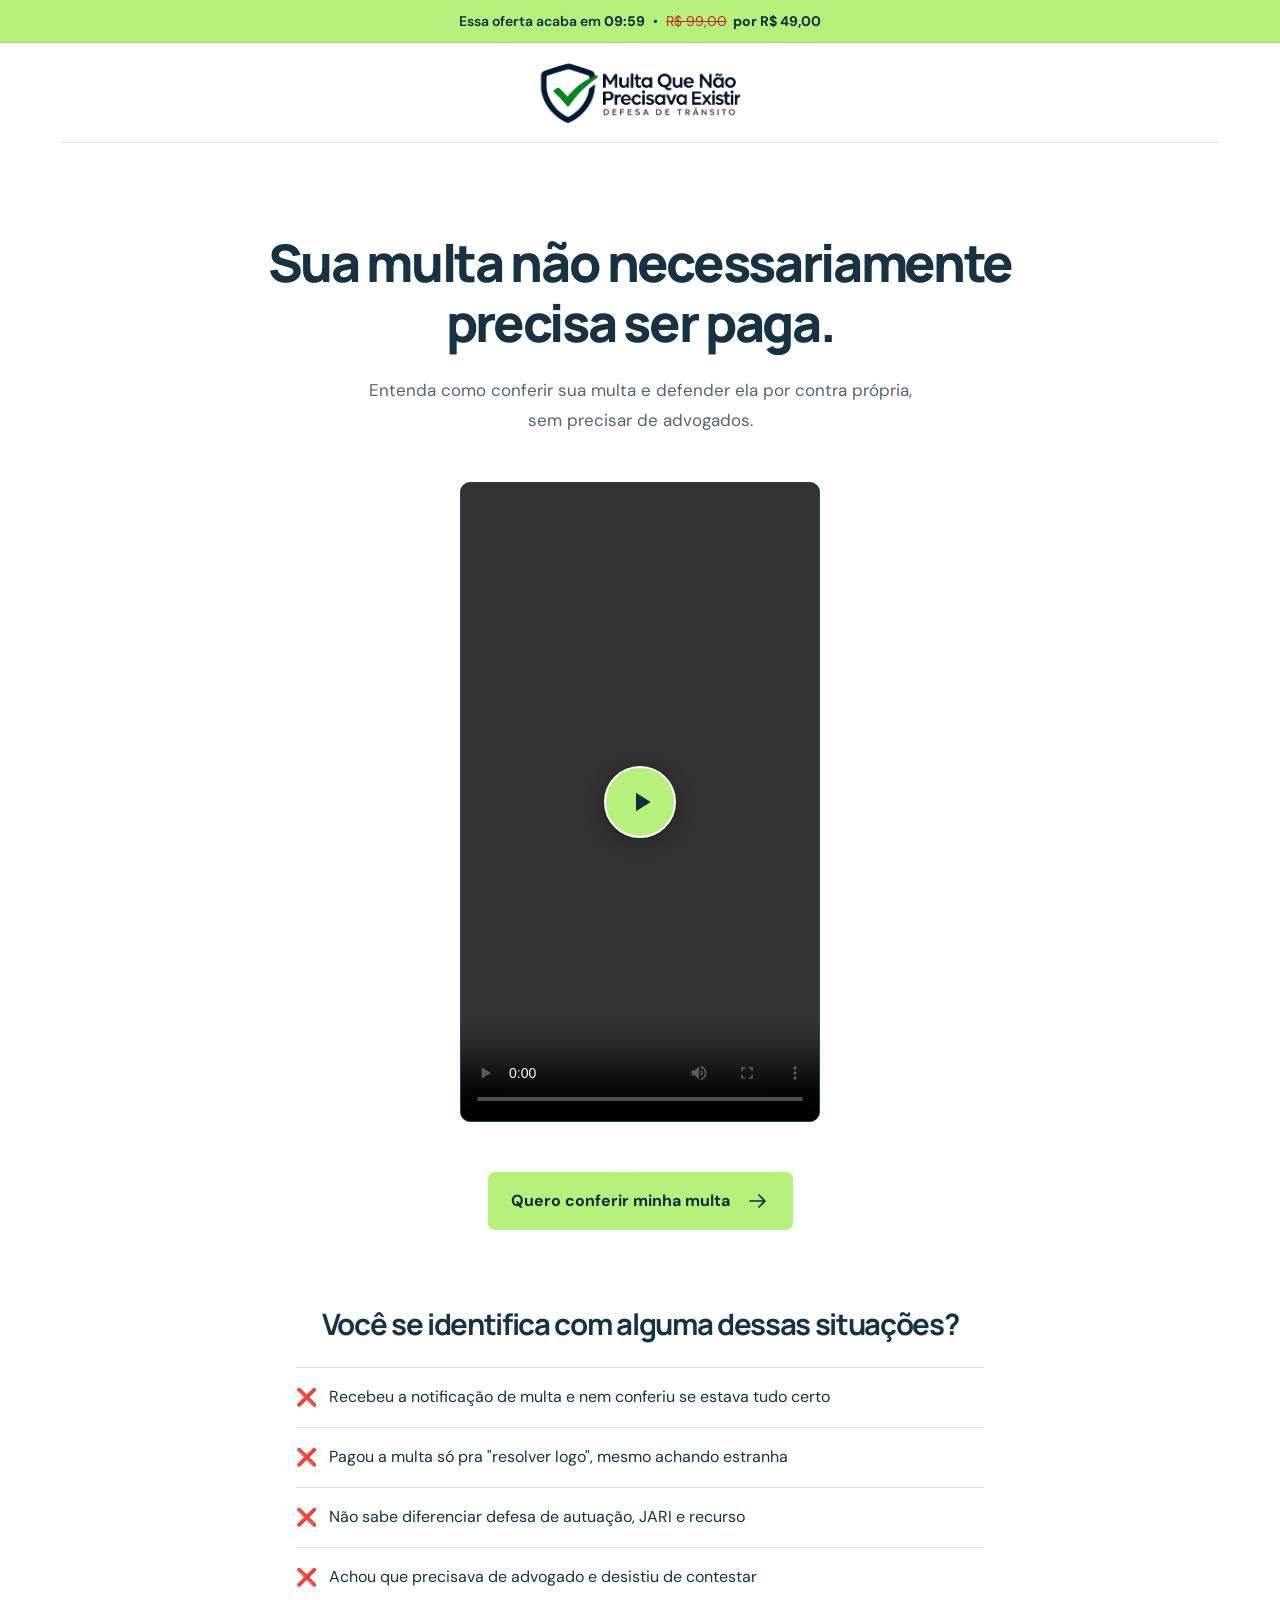
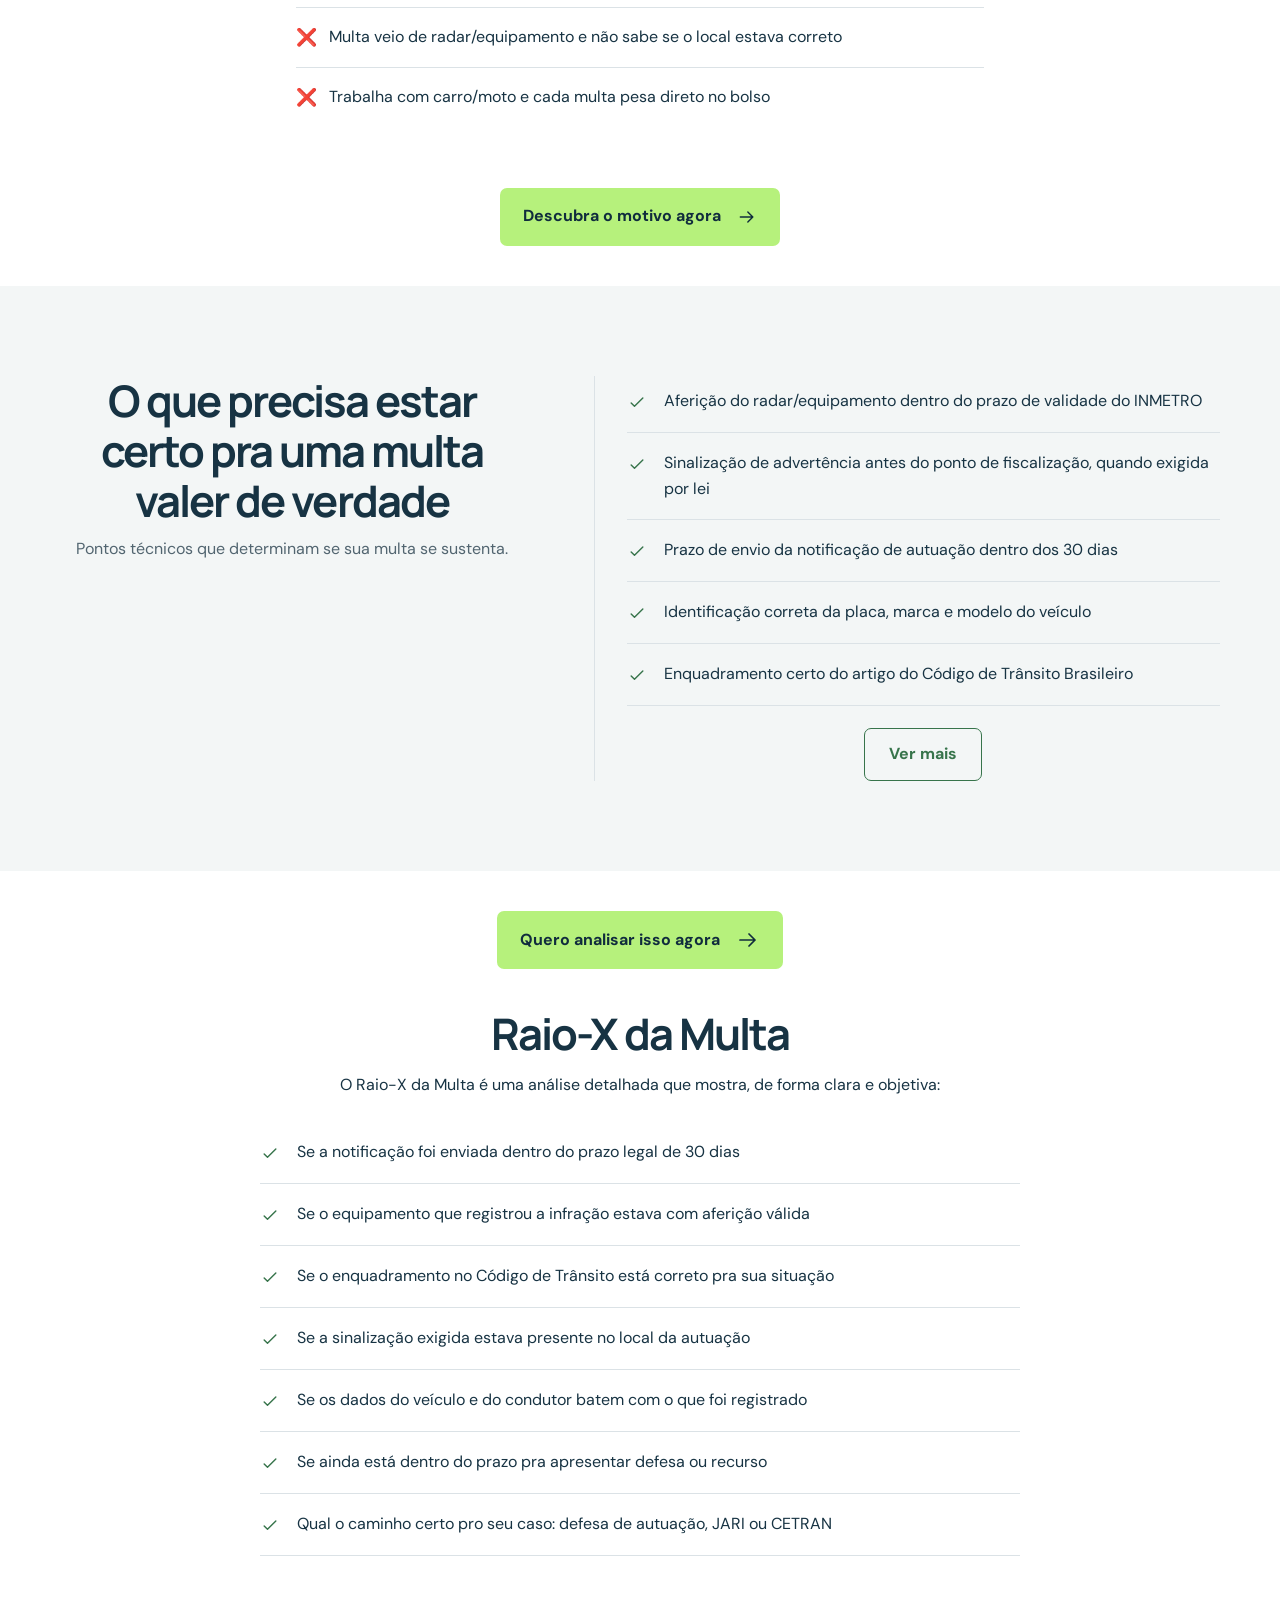
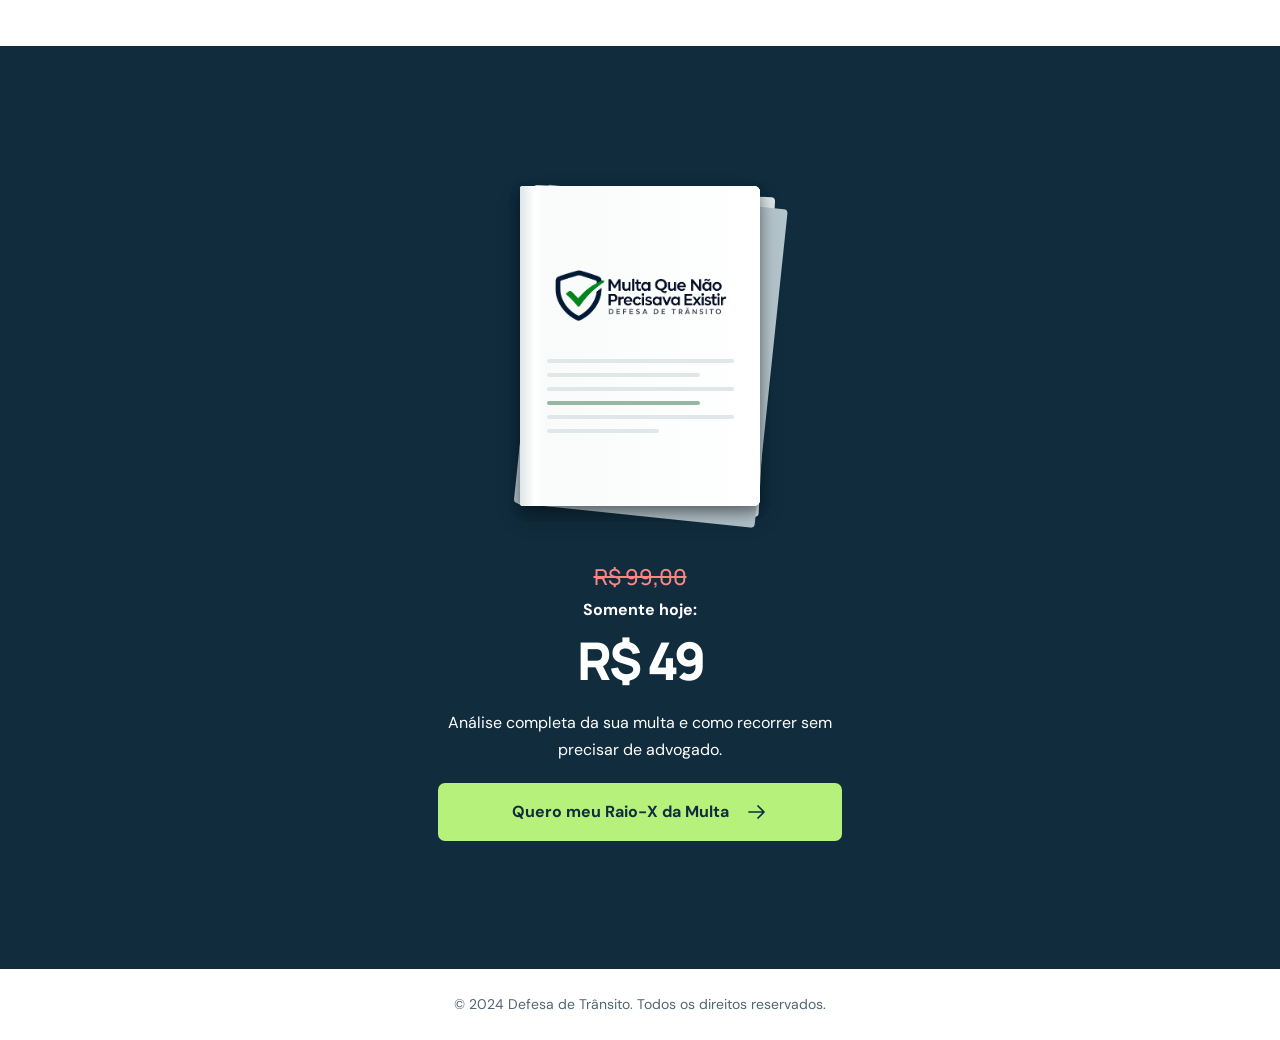
<file: index.html>
<!doctype html>
<html lang="pt-BR">
<head>
  <meta charset="UTF-8">
  <meta name="viewport" content="width=device-width, initial-scale=1">
  <title>Multa Que Não Precisava Existir | Guia para conferir sua multa</title>
  <meta name="description" content="Aprenda a conferir sua notificação, entender prazos e protocolar sua defesa administrativa. Guia em PDF e vídeos curtos por R$ 49.">
  <meta name="theme-color" content="#102c3d">
  <meta property="og:title" content="Multa Que Não Precisava Existir">
  <meta property="og:description" content="Antes de pagar, decida com informação. Guia em PDF e vídeos curtos para conferir sua multa.">
  <meta property="og:type" content="website">
  <meta property="og:locale" content="pt_BR">
  <!-- Após o deploy, acrescente og:url com a URL definitiva. -->
  <link rel="icon" href="data:image/svg+xml,%3Csvg xmlns='http://www.w3.org/2000/svg' viewBox='0 0 32 32'%3E%3Crect width='32' height='32' rx='8' fill='%23102c3d'/%3E%3Cpath d='m8 16 5 5 11-11' fill='none' stroke='%23b6f17c' stroke-width='3'/%3E%3C/svg%3E">
  <link rel="preconnect" href="https://ggcheckout.app">
  <link rel="dns-prefetch" href="//ggcheckout.app">
  <link rel="preconnect" href="https://fonts.googleapis.com">
  <link rel="preconnect" href="https://fonts.gstatic.com" crossorigin>
  <link href="https://fonts.googleapis.com/css2?family=DM+Sans:wght@400;500;600;700&family=Manrope:wght@400;500;600;700;800&display=swap" rel="stylesheet">
  <link rel="stylesheet" href="styles.css">
  <script src="script.js" defer></script>
  
  <script src="https://cdn.utmify.com.br/scripts/utms/latest.js" data-utmify-prevent-xcod-sck data-utmify-prevent-subids defer></script>
<!-- Meta Pixel Code -->
<script>
(function () {
  if (window.__mqnpeMetaPixel1302813676254181) return;
  window.__mqnpeMetaPixel1302813676254181 = true;
  !function(f,b,e,v,n,t,s)
  {if(f.fbq)return;n=f.fbq=function(){n.callMethod?
  n.callMethod.apply(n,arguments):n.queue.push(arguments)};
  if(!f._fbq)f._fbq=n;n.push=n;n.loaded=!0;n.version='2.0';
  n.queue=[];t=b.createElement(e);t.async=!0;
  t.src=v;s=b.getElementsByTagName(e)[0];
  s.parentNode.insertBefore(t,s)}(window, document,'script',
  'https://connect.facebook.net/en_US/fbevents.js');
  fbq('init', '1302813676254181');
  fbq('track', 'PageView');
})();
</script>
<!-- End Meta Pixel Code --></head>
<body><noscript><img height="1" width="1" style="display:none" alt="" src="https://www.facebook.com/tr?id=1302813676254181&amp;ev=PageView&amp;noscript=1"></noscript>
<a class="skip-link" href="#conteudo">Pular para o conteúdo</a>
<svg class="svg-definitions" xmlns="http://www.w3.org/2000/svg" aria-hidden="true"><defs>
  <symbol id="check" viewBox="0 0 24 24"><path d="m5 12 4 4L19 6"/></symbol>
  <symbol id="arrow" viewBox="0 0 24 24"><path d="M4 12h15m-6-6 6 6-6 6"/></symbol>
  <symbol id="document" viewBox="0 0 24 24"><path d="M14 3H5v18h14V8l-5-5Zm0 0v6h5M8 13h8m-8 4h5"/></symbol>
  <symbol id="shield" viewBox="0 0 24 24"><path d="m12 2 8 3v6c0 5-4 9-8 11-4-2-8-6-8-11V5l8-3Z"/><path d="m8 11 3 3 5-5"/></symbol>
  <symbol id="clock" viewBox="0 0 24 24"><circle cx="12" cy="12" r="9"/><path d="M12 6v6l4 2"/></symbol>
</defs></svg>
<div class="top-offer-bar"><div class="top-offer-content"><span>Essa oferta acaba em <span class="offer-timer" role="timer" aria-label="Tempo restante da oferta" aria-live="off">10:00</span></span><span class="top-offer-separator" aria-hidden="true">•</span><span class="top-offer-prices"><del>R$ 99,00</del> <strong>por <span data-price data-price-decimals="2">R$ 49,00</span></strong></span></div></div><header class="header wrap"><a class="brand" href="index.html" aria-label="Multa Que Não Precisava Existir — início"><span class="logo-frame"><img class="site-logo" src="assets/logo-horizontal.png" width="2172" height="724" alt="Multa Que Não Precisava Existir — Defesa de Trânsito"></span></a></header>
<main id="conteudo">
<section class="hero wrap" id="inicio" aria-labelledby="hero-title">
  <div class="hero-copy"><h1 id="hero-title">Sua multa não necessariamente precisa ser paga.</h1><div class="vsl-slot" role="region" aria-label="Apresentação em vídeo"><video controls playsinline preload="metadata" width="360" height="640" aria-label="Apresentação — Raio-X da Multa"><source src="assets/vsl.mp4" type="video/mp4">Seu navegador não suporta reprodução de vídeo.</video><button class="vsl-play" type="button" aria-label="Reproduzir vídeo" hidden><svg viewBox="0 0 24 24" aria-hidden="true"><path d="m9 5 11 7-11 7Z"/></svg></button></div><p class="lead">Entenda como conferir sua multa e defender ela por contra própria, sem precisar de advogados.</p></div>
  <div class="between-sections-cta"><a class="button" href="#oferta">Quero conferir minha multa <svg><use href="#arrow"/></svg></a></div><aside class="hero-panel situations-panel" aria-labelledby="situations-title">
  <h2 id="situations-title">Você se identifica com alguma dessas situações?</h2>
  <ul class="situations-list">
    <li><span aria-hidden="true">❌</span><span>Recebeu a notificação de multa e nem conferiu se estava tudo certo</span></li>
    <li><span aria-hidden="true">❌</span><span>Pagou a multa só pra "resolver logo", mesmo achando estranha</span></li>
    <li><span aria-hidden="true">❌</span><span>Não sabe diferenciar defesa de autuação, JARI e recurso</span></li>
    <li><span aria-hidden="true">❌</span><span>Achou que precisava de advogado e desistiu de contestar</span></li>
    <li><span aria-hidden="true">❌</span><span>Multa veio de radar/equipamento e não sabe se o local estava correto</span></li>
    <li><span aria-hidden="true">❌</span><span>Trabalha com carro/moto e cada multa pesa direto no bolso</span></li>
  </ul>
</aside>
</section>
<div class="format-strip"><div class="wrap"><a class="button" href="#oferta">Descubra o motivo agora <svg aria-hidden="true"><use href="#arrow"/></svg></a></div></div>



<section class="learning section"><div class="wrap split"><div><h2>O que precisa estar certo pra uma multa valer de verdade</h2><p>Pontos técnicos que determinam se sua multa se sustenta.</p></div><div class="learning-topics"><ul class="check-list"><li><svg aria-hidden="true"><use href="#check"/></svg><span>Aferição do radar/equipamento dentro do prazo de validade do INMETRO</span></li><li><svg aria-hidden="true"><use href="#check"/></svg><span>Sinalização de advertência antes do ponto de fiscalização, quando exigida por lei</span></li><li><svg aria-hidden="true"><use href="#check"/></svg><span>Prazo de envio da notificação de autuação dentro dos 30 dias</span></li><li><svg aria-hidden="true"><use href="#check"/></svg><span>Identificação correta da placa, marca e modelo do veículo</span></li><li><svg aria-hidden="true"><use href="#check"/></svg><span>Enquadramento certo do artigo do Código de Trânsito Brasileiro</span></li></ul><ul class="check-list extra-topics" id="extra-learning-topics"><li><svg aria-hidden="true"><use href="#check"/></svg><span>Local da infração compatível com o endereço registrado</span></li><li><svg aria-hidden="true"><use href="#check"/></svg><span>Data e horário coerentes com a imagem/prova apresentada</span></li><li><svg aria-hidden="true"><use href="#check"/></svg><span>Margem de tolerância do equipamento aplicada corretamente na velocidade</span></li><li><svg aria-hidden="true"><use href="#check"/></svg><span>Sinalização de solo visível (faixa, linha de retenção) no momento da autuação</span></li><li><svg aria-hidden="true"><use href="#check"/></svg><span>Notificação enviada para o endereço correto no Renavam</span></li></ul><button class="topics-toggle" type="button" aria-expanded="false" aria-controls="extra-learning-topics" hidden>Ver mais</button></div></div></section>
<div class="between-sections-cta"><a class="button" href="#oferta">Quero analisar isso agora <svg aria-hidden="true"><use href="#arrow"/></svg></a></div><section class="section wrap raio-x-section"><h2>Raio-X da Multa</h2><p>O Raio-X da Multa é uma análise detalhada que mostra, de forma clara e objetiva:</p><ul class="check-list raio-x-topics"><li><svg aria-hidden="true"><use href="#check"/></svg><span>Se a notificação foi enviada dentro do prazo legal de 30 dias</span></li><li><svg aria-hidden="true"><use href="#check"/></svg><span>Se o equipamento que registrou a infração estava com aferição válida</span></li><li><svg aria-hidden="true"><use href="#check"/></svg><span>Se o enquadramento no Código de Trânsito está correto pra sua situação</span></li><li><svg aria-hidden="true"><use href="#check"/></svg><span>Se a sinalização exigida estava presente no local da autuação</span></li><li><svg aria-hidden="true"><use href="#check"/></svg><span>Se os dados do veículo e do condutor batem com o que foi registrado</span></li><li><svg aria-hidden="true"><use href="#check"/></svg><span>Se ainda está dentro do prazo pra apresentar defesa ou recurso</span></li><li><svg aria-hidden="true"><use href="#check"/></svg><span>Qual o caminho certo pro seu caso: defesa de autuação, JARI ou CETRAN</span></li></ul></section>


<!-- DEPOIMENTOS REAIS: publicar somente após inserir relatos autênticos e obter autorização.
<section class="section wrap" aria-labelledby="depoimentos"><h2 id="depoimentos">Quem já leu</h2><blockquote><p>INSERIR DEPOIMENTO REAL</p><footer>NOME AUTORIZADO</footer></blockquote></section>
-->
<section class="offer-section section" id="oferta"><div class="wrap offer-layout"><div class="price-card"><div class="offer-book-stage"><div class="offer-book" role="img" aria-label="Livro Multa Que Não Precisava Existir — Defesa de Trânsito"><div class="offer-book-pages" aria-hidden="true"></div><div class="offer-book-leaf leaf-one" aria-hidden="true"></div><div class="offer-book-leaf leaf-two" aria-hidden="true"></div><div class="offer-book-leaf leaf-three" aria-hidden="true"></div><div class="offer-book-cover"><img src="assets/logo-horizontal.png" width="2172" height="724" alt="" loading="lazy"><div class="offer-book-lines" aria-hidden="true"><i></i><i></i><i></i><i></i><i></i><i></i></div></div></div></div><p class="price"><del class="old-price" aria-label="Preço anterior: R$ 99,00">R$ 99,00</del><span class="today-offer">Somente hoje:</span> <span data-price>R$ 49</span></p><p>Análise completa da sua multa e como recorrer sem precisar de advogado.</p><a class="button checkout-link" href="https://ggcheckout.app/checkout/v5/dZjcEoFFynVmE5elIhAi">Quero meu Raio-X da Multa <svg><use href="#arrow"/></svg></a></div></div></section>


</main><footer class="copyright-footer"><p>© 2024 Defesa de Trânsito. Todos os direitos reservados.</p></footer>


</body>
</html>
</file>
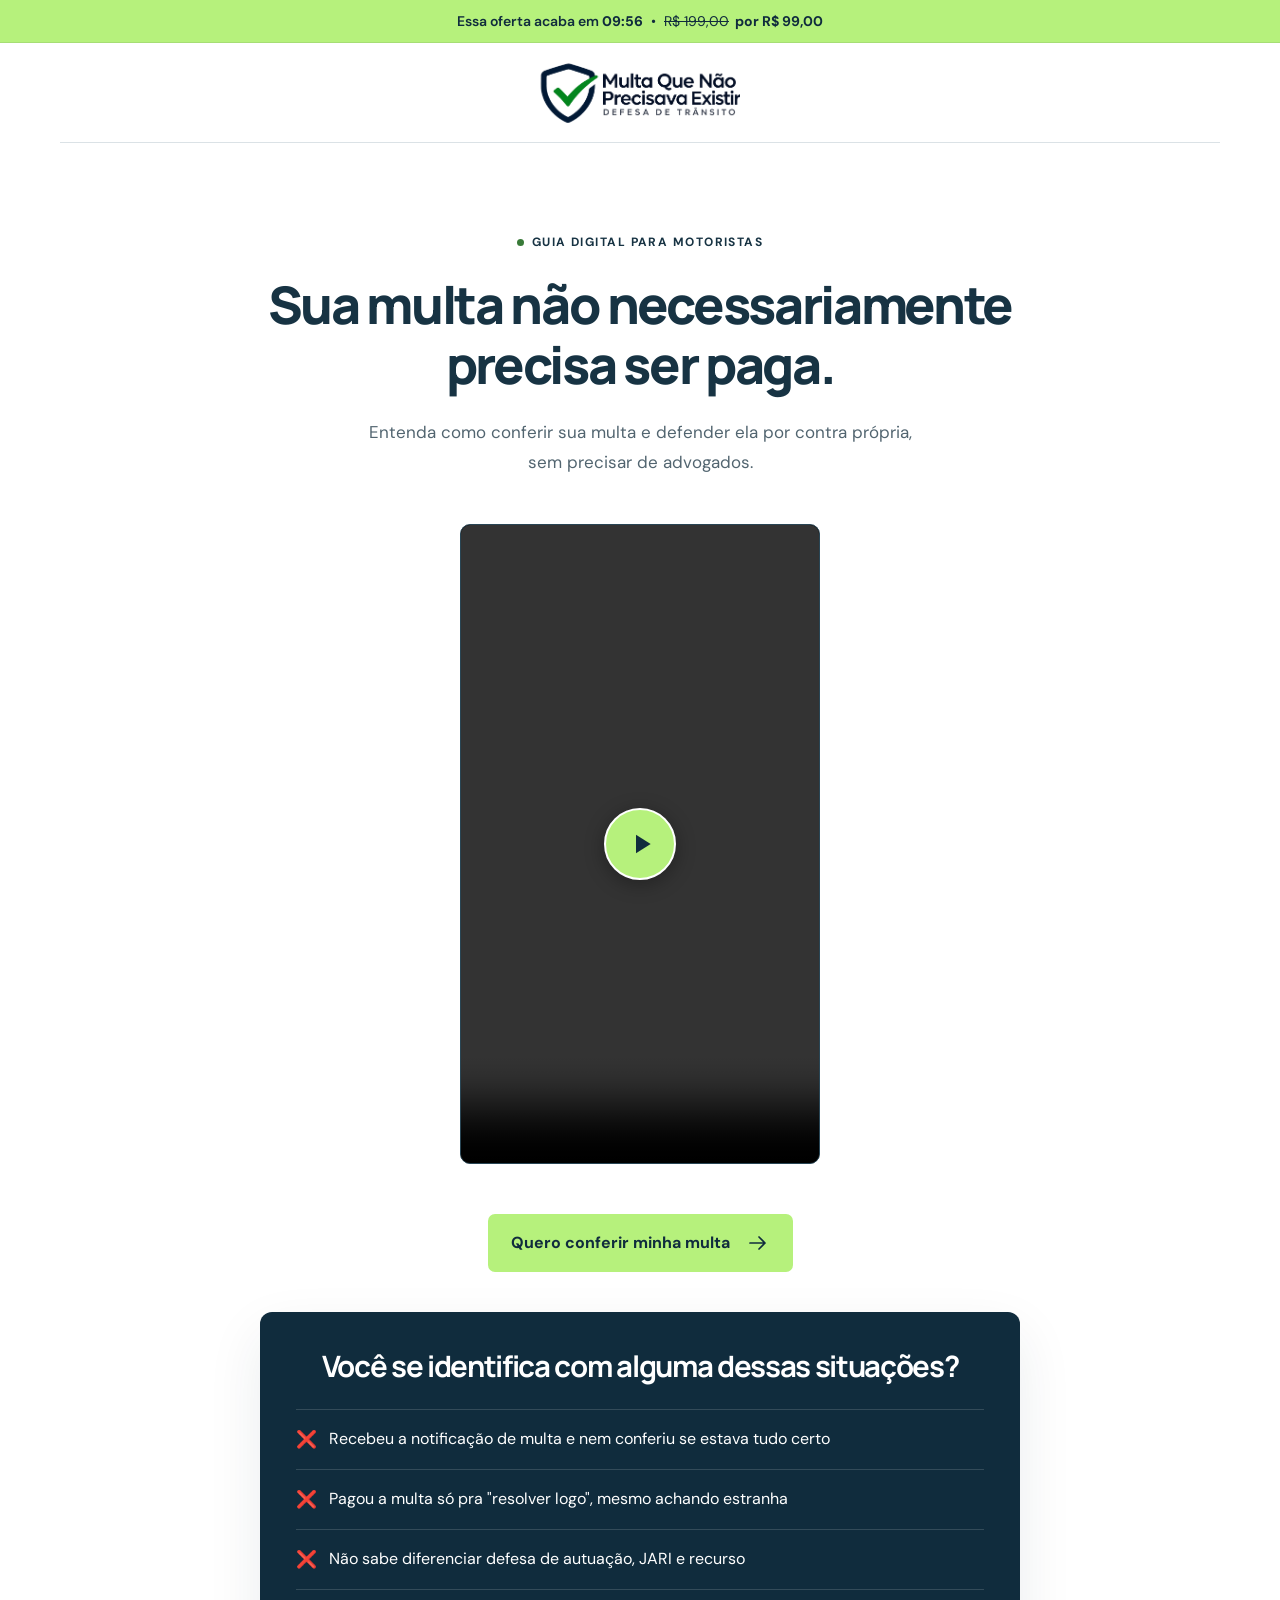
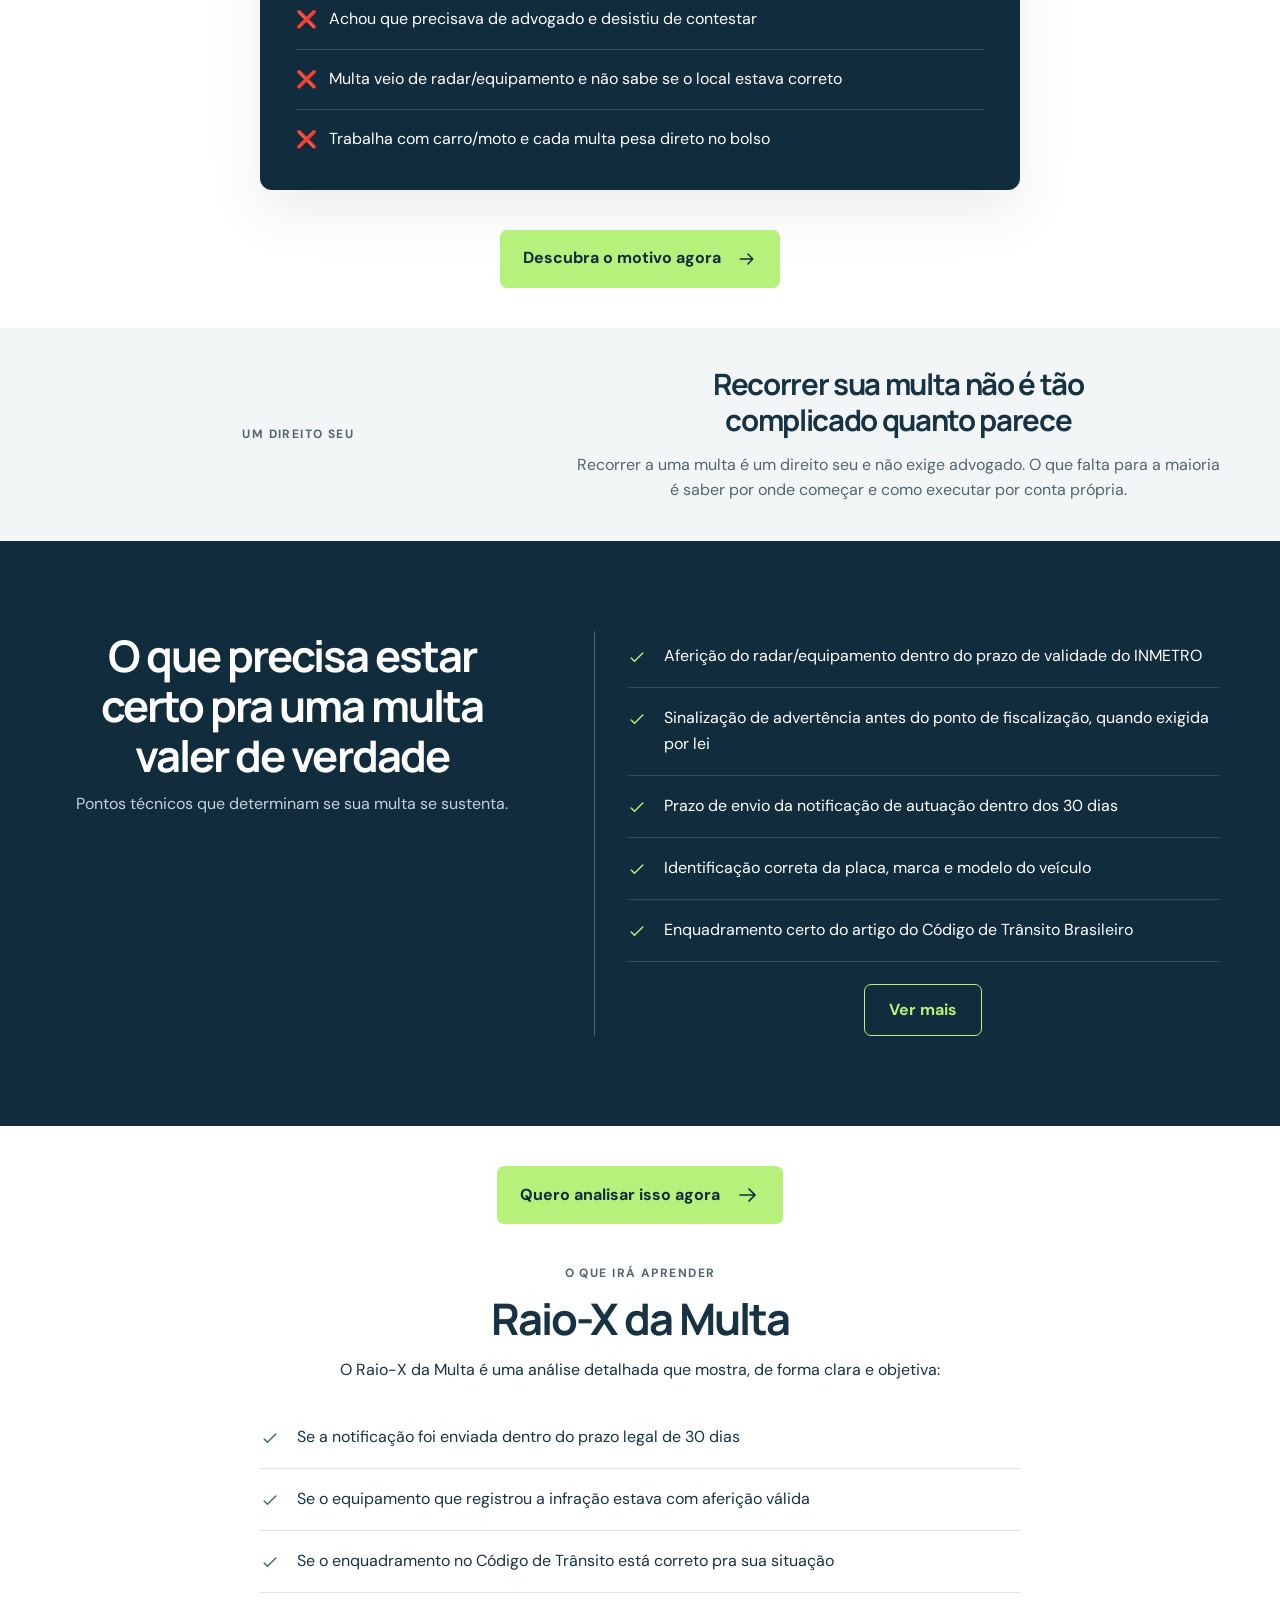
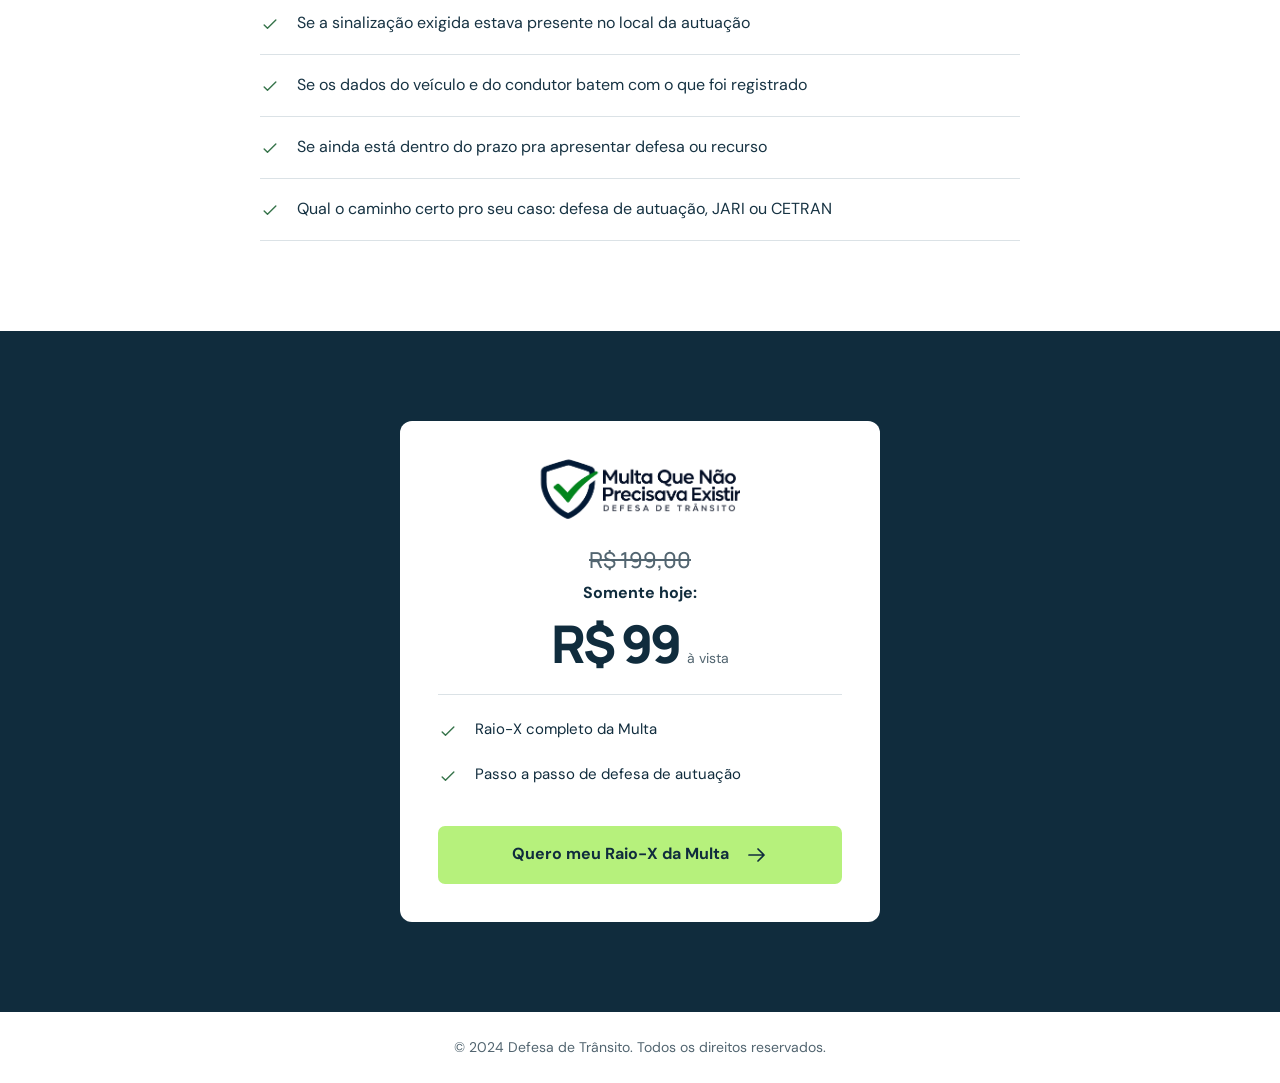
<file: mqnpe-transito-para-github/index.html>
<!doctype html>
<html lang="pt-BR">
<head>
  <meta charset="UTF-8">
  <meta name="viewport" content="width=device-width, initial-scale=1">
  <title>Multa Que Não Precisava Existir | Guia para conferir sua multa</title>
  <meta name="description" content="Aprenda a conferir sua notificação, entender prazos e protocolar sua defesa administrativa. Guia em PDF e vídeos curtos por R$ 99.">
  <meta name="theme-color" content="#102c3d">
  <meta property="og:title" content="Multa Que Não Precisava Existir">
  <meta property="og:description" content="Antes de pagar, decida com informação. Guia em PDF e vídeos curtos para conferir sua multa.">
  <meta property="og:type" content="website">
  <meta property="og:locale" content="pt_BR">
  <!-- Após o deploy, acrescente og:url com a URL definitiva. -->
  <link rel="icon" href="data:image/svg+xml,%3Csvg xmlns='http://www.w3.org/2000/svg' viewBox='0 0 32 32'%3E%3Crect width='32' height='32' rx='8' fill='%23102c3d'/%3E%3Cpath d='m8 16 5 5 11-11' fill='none' stroke='%23b6f17c' stroke-width='3'/%3E%3C/svg%3E">
  <link rel="preconnect" href="https://fonts.googleapis.com">
  <link rel="preconnect" href="https://fonts.gstatic.com" crossorigin>
  <link href="https://fonts.googleapis.com/css2?family=DM+Sans:wght@400;500;600;700&family=Manrope:wght@400;500;600;700;800&display=swap" rel="stylesheet">
  <link rel="stylesheet" href="styles.css">
  <script src="script.js" defer></script>
  <!-- META PIXEL: substitua PIXEL_ID e descomente somente após configurar a política de privacidade e a base legal/consentimento aplicável.
  <script>
    !function(f,b,e,v,n,t,s){if(f.fbq)return;n=f.fbq=function(){n.callMethod?n.callMethod.apply(n,arguments):n.queue.push(arguments)};if(!f._fbq)f._fbq=n;n.push=n;n.loaded=!0;n.version='2.0';n.queue=[];t=b.createElement(e);t.async=!0;t.src=v;s=b.getElementsByTagName(e)[0];s.parentNode.insertBefore(t,s)}(window,document,'script','https://connect.facebook.net/en_US/fbevents.js');
    fbq('init','PIXEL_ID'); fbq('track','PageView');
  </script>
  -->
  <!-- UTMIFY: cole aqui o script oficial de rastreamento, após configurar privacidade/consentimento aplicável. -->
</head>
<body>
<a class="skip-link" href="#conteudo">Pular para o conteúdo</a>
<svg class="svg-definitions" xmlns="http://www.w3.org/2000/svg" aria-hidden="true"><defs>
  <symbol id="check" viewBox="0 0 24 24"><path d="m5 12 4 4L19 6"/></symbol>
  <symbol id="arrow" viewBox="0 0 24 24"><path d="M4 12h15m-6-6 6 6-6 6"/></symbol>
  <symbol id="document" viewBox="0 0 24 24"><path d="M14 3H5v18h14V8l-5-5Zm0 0v6h5M8 13h8m-8 4h5"/></symbol>
  <symbol id="shield" viewBox="0 0 24 24"><path d="m12 2 8 3v6c0 5-4 9-8 11-4-2-8-6-8-11V5l8-3Z"/><path d="m8 11 3 3 5-5"/></symbol>
  <symbol id="clock" viewBox="0 0 24 24"><circle cx="12" cy="12" r="9"/><path d="M12 6v6l4 2"/></symbol>
</defs></svg>
<div class="top-offer-bar"><div class="top-offer-content"><span>Essa oferta acaba em <span class="offer-timer" role="timer" aria-label="Tempo restante da oferta" aria-live="off">10:00</span></span><span class="top-offer-separator" aria-hidden="true">•</span><span class="top-offer-prices"><del>R$ 199,00</del> <strong>por <span data-price data-price-decimals="2">R$ 99,00</span></strong></span></div></div><header class="header wrap"><a class="brand" href="index.html" aria-label="Multa Que Não Precisava Existir — início"><span class="logo-frame"><img class="site-logo" src="assets/logo-horizontal.png" width="2172" height="724" alt="Multa Que Não Precisava Existir — Defesa de Trânsito"></span></a></header>
<main id="conteudo">
<section class="hero wrap" id="inicio" aria-labelledby="hero-title">
  <div class="hero-copy"><p class="eyebrow"><span></span> GUIA DIGITAL PARA MOTORISTAS</p><h1 id="hero-title">Sua multa não necessariamente precisa ser paga.</h1><div class="vsl-slot" role="region" aria-label="Apresentação em vídeo"><video controls playsinline preload="metadata" width="360" height="640" aria-label="Apresentação — Raio-X da Multa"><source src="assets/vsl.mp4" type="video/mp4">Seu navegador não suporta reprodução de vídeo.</video><button class="vsl-play" type="button" aria-label="Reproduzir vídeo" hidden><svg viewBox="0 0 24 24" aria-hidden="true"><path d="m9 5 11 7-11 7Z"/></svg></button></div><p class="lead">Entenda como conferir sua multa e defender ela por contra própria, sem precisar de advogados.</p></div>
  <div class="between-sections-cta"><a class="button" href="#oferta">Quero conferir minha multa <svg><use href="#arrow"/></svg></a></div><aside class="hero-panel situations-panel" aria-labelledby="situations-title">
  <h2 id="situations-title">Você se identifica com alguma dessas situações?</h2>
  <ul class="situations-list">
    <li><span aria-hidden="true">❌</span><span>Recebeu a notificação de multa e nem conferiu se estava tudo certo</span></li>
    <li><span aria-hidden="true">❌</span><span>Pagou a multa só pra "resolver logo", mesmo achando estranha</span></li>
    <li><span aria-hidden="true">❌</span><span>Não sabe diferenciar defesa de autuação, JARI e recurso</span></li>
    <li><span aria-hidden="true">❌</span><span>Achou que precisava de advogado e desistiu de contestar</span></li>
    <li><span aria-hidden="true">❌</span><span>Multa veio de radar/equipamento e não sabe se o local estava correto</span></li>
    <li><span aria-hidden="true">❌</span><span>Trabalha com carro/moto e cada multa pesa direto no bolso</span></li>
  </ul>
</aside>
</section>
<div class="format-strip"><div class="wrap"><a class="button" href="#oferta">Descubra o motivo agora <svg aria-hidden="true"><use href="#arrow"/></svg></a></div></div>

<section class="belief"><div class="wrap split"><p class="eyebrow">UM DIREITO SEU</p><div><h2>Recorrer sua multa não é tão complicado quanto parece</h2><p>Recorrer a uma multa é um direito seu e não exige advogado. O que falta para a maioria é saber por onde começar e como executar por conta própria.</p></div></div></section>

<section class="learning section"><div class="wrap split"><div><h2>O que precisa estar certo pra uma multa valer de verdade</h2><p>Pontos técnicos que determinam se sua multa se sustenta.</p></div><div class="learning-topics"><ul class="check-list"><li><svg aria-hidden="true"><use href="#check"/></svg><span>Aferição do radar/equipamento dentro do prazo de validade do INMETRO</span></li><li><svg aria-hidden="true"><use href="#check"/></svg><span>Sinalização de advertência antes do ponto de fiscalização, quando exigida por lei</span></li><li><svg aria-hidden="true"><use href="#check"/></svg><span>Prazo de envio da notificação de autuação dentro dos 30 dias</span></li><li><svg aria-hidden="true"><use href="#check"/></svg><span>Identificação correta da placa, marca e modelo do veículo</span></li><li><svg aria-hidden="true"><use href="#check"/></svg><span>Enquadramento certo do artigo do Código de Trânsito Brasileiro</span></li></ul><ul class="check-list extra-topics" id="extra-learning-topics"><li><svg aria-hidden="true"><use href="#check"/></svg><span>Local da infração compatível com o endereço registrado</span></li><li><svg aria-hidden="true"><use href="#check"/></svg><span>Data e horário coerentes com a imagem/prova apresentada</span></li><li><svg aria-hidden="true"><use href="#check"/></svg><span>Margem de tolerância do equipamento aplicada corretamente na velocidade</span></li><li><svg aria-hidden="true"><use href="#check"/></svg><span>Sinalização de solo visível (faixa, linha de retenção) no momento da autuação</span></li><li><svg aria-hidden="true"><use href="#check"/></svg><span>Notificação enviada para o endereço correto no Renavam</span></li></ul><button class="topics-toggle" type="button" aria-expanded="false" aria-controls="extra-learning-topics" hidden>Ver mais</button></div></div></section>
<div class="between-sections-cta"><a class="button" href="#oferta">Quero analisar isso agora <svg aria-hidden="true"><use href="#arrow"/></svg></a></div><section class="section wrap raio-x-section"><p class="eyebrow learning-label">O QUE IRÁ APRENDER</p><h2>Raio-X da Multa</h2><p>O Raio-X da Multa é uma análise detalhada que mostra, de forma clara e objetiva:</p><ul class="check-list raio-x-topics"><li><svg aria-hidden="true"><use href="#check"/></svg><span>Se a notificação foi enviada dentro do prazo legal de 30 dias</span></li><li><svg aria-hidden="true"><use href="#check"/></svg><span>Se o equipamento que registrou a infração estava com aferição válida</span></li><li><svg aria-hidden="true"><use href="#check"/></svg><span>Se o enquadramento no Código de Trânsito está correto pra sua situação</span></li><li><svg aria-hidden="true"><use href="#check"/></svg><span>Se a sinalização exigida estava presente no local da autuação</span></li><li><svg aria-hidden="true"><use href="#check"/></svg><span>Se os dados do veículo e do condutor batem com o que foi registrado</span></li><li><svg aria-hidden="true"><use href="#check"/></svg><span>Se ainda está dentro do prazo pra apresentar defesa ou recurso</span></li><li><svg aria-hidden="true"><use href="#check"/></svg><span>Qual o caminho certo pro seu caso: defesa de autuação, JARI ou CETRAN</span></li></ul></section>


<!-- DEPOIMENTOS REAIS: publicar somente após inserir relatos autênticos e obter autorização.
<section class="section wrap" aria-labelledby="depoimentos"><h2 id="depoimentos">Quem já leu</h2><blockquote><p>INSERIR DEPOIMENTO REAL</p><footer>NOME AUTORIZADO</footer></blockquote></section>
-->
<section class="offer-section section" id="oferta"><div class="wrap offer-layout"><div class="price-card"><div class="offer-logo"><span class="logo-frame"><img class="site-logo" src="assets/logo-horizontal.png" width="2172" height="724" alt="Multa Que Não Precisava Existir — Defesa de Trânsito" loading="lazy"></span></div><p class="price"><del class="old-price" aria-label="Preço anterior: R$ 199,00">R$ 199,00</del><span class="today-offer">Somente hoje:</span> <span data-price>R$ 99</span> <small>à vista</small></p><ul class="check-list"><li><svg aria-hidden="true"><use href="#check"/></svg><span>Raio-X completo da Multa</span></li><li><svg aria-hidden="true"><use href="#check"/></svg><span>Passo a passo de defesa de autuação</span></li></ul><a class="button checkout-link" href="#checkout-status">Quero meu Raio-X da Multa <svg><use href="#arrow"/></svg></a><p id="checkout-status" class="checkout-status" role="status" hidden></p><noscript><p>Ative o JavaScript para acessar o checkout.</p></noscript></div></div></section>


</main><footer class="copyright-footer"><p>© 2024 Defesa de Trânsito. Todos os direitos reservados.</p></footer>


</body>
</html>
</file>
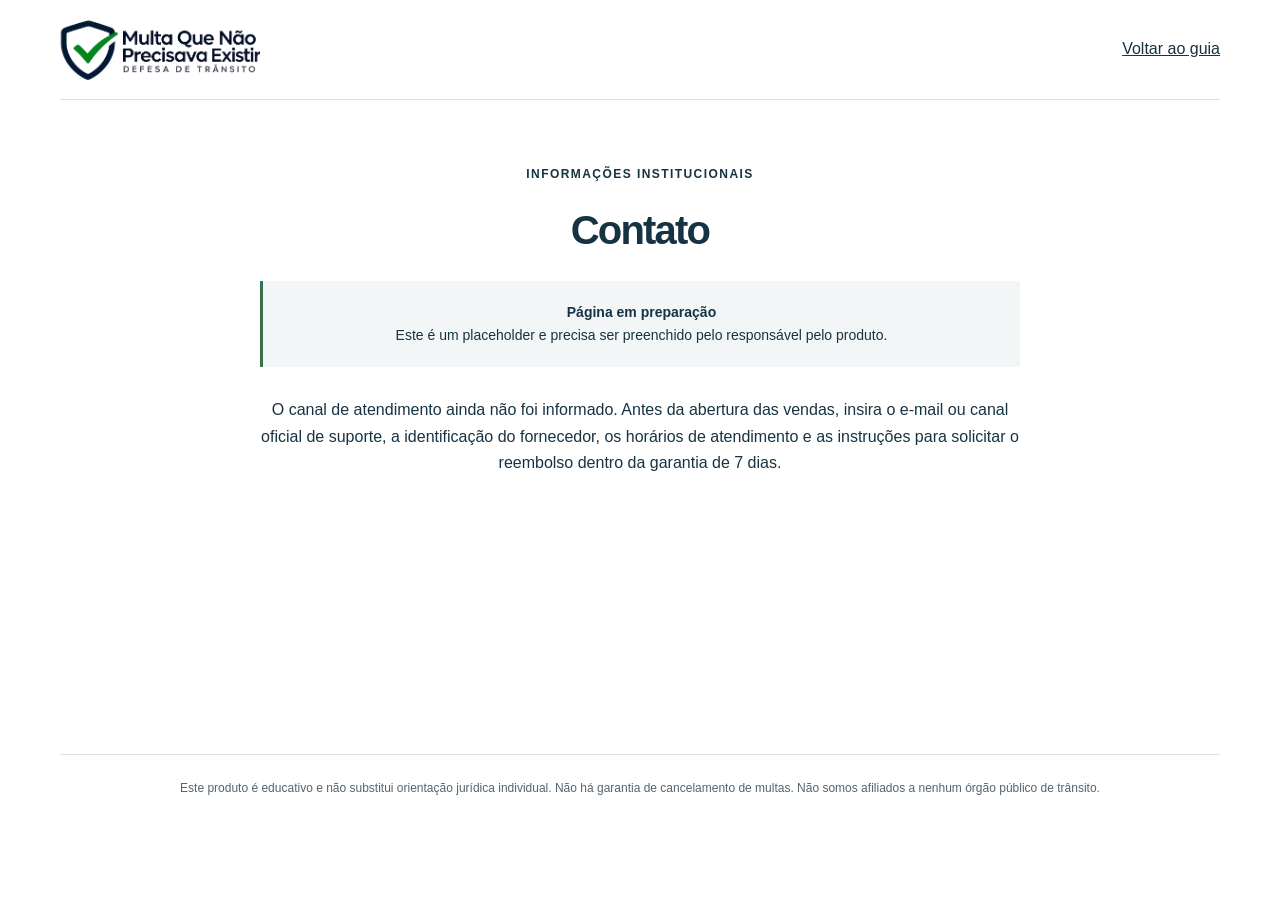
<file: contato.html>
<!doctype html><html lang="pt-BR"><head><meta charset="UTF-8"><meta name="viewport" content="width=device-width, initial-scale=1"><meta name="robots" content="noindex"><title>Contato | Multa Que Não Precisava Existir</title><link rel="stylesheet" href="styles.css"><!-- Meta Pixel Code -->
<script>
(function () {
  if (window.__mqnpeMetaPixel1302813676254181) return;
  window.__mqnpeMetaPixel1302813676254181 = true;
  !function(f,b,e,v,n,t,s)
  {if(f.fbq)return;n=f.fbq=function(){n.callMethod?
  n.callMethod.apply(n,arguments):n.queue.push(arguments)};
  if(!f._fbq)f._fbq=n;n.push=n;n.loaded=!0;n.version='2.0';
  n.queue=[];t=b.createElement(e);t.async=!0;
  t.src=v;s=b.getElementsByTagName(e)[0];
  s.parentNode.insertBefore(t,s)}(window, document,'script',
  'https://connect.facebook.net/en_US/fbevents.js');
  fbq('init', '1302813676254181');
  fbq('track', 'PageView');
})();
</script>
<!-- End Meta Pixel Code --></head><body><noscript><img height="1" width="1" style="display:none" alt="" src="https://www.facebook.com/tr?id=1302813676254181&amp;ev=PageView&amp;noscript=1"></noscript><header class="header wrap"><a class="brand" href="index.html" aria-label="Multa Que Não Precisava Existir — início"><span class="logo-frame"><img class="site-logo" src="assets/logo-horizontal.png" width="2172" height="724" alt="Multa Que Não Precisava Existir — Defesa de Trânsito"></span></a><a href="index.html">Voltar ao guia</a></header><main class="legal wrap"><p class="eyebrow">INFORMAÇÕES INSTITUCIONAIS</p><h1>Contato</h1><div class="notice"><p><strong>Página em preparação</strong>Este é um placeholder e precisa ser preenchido pelo responsável pelo produto.</p></div><p>O canal de atendimento ainda não foi informado. Antes da abertura das vendas, insira o e-mail ou canal oficial de suporte, a identificação do fornecedor, os horários de atendimento e as instruções para solicitar o reembolso dentro da garantia de 7 dias.</p></main><footer class="footer wrap"><p>Este produto é educativo e não substitui orientação jurídica individual. Não há garantia de cancelamento de multas. Não somos afiliados a nenhum órgão público de trânsito.</p></footer></body></html>
</file>
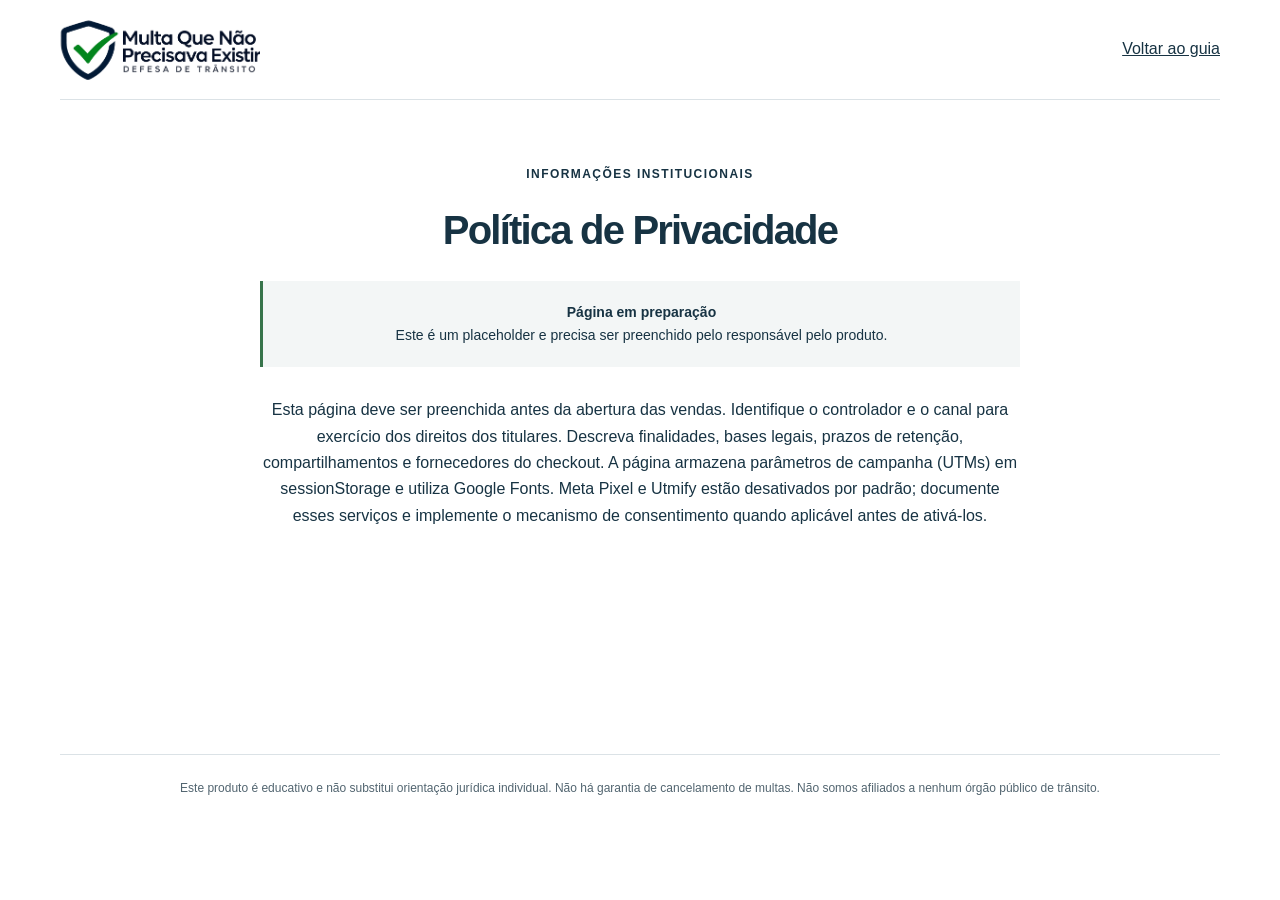
<file: privacidade.html>
<!doctype html><html lang="pt-BR"><head><meta charset="UTF-8"><meta name="viewport" content="width=device-width, initial-scale=1"><meta name="robots" content="noindex"><title>Política de Privacidade | Multa Que Não Precisava Existir</title><link rel="stylesheet" href="styles.css"><!-- Meta Pixel Code -->
<script>
(function () {
  if (window.__mqnpeMetaPixel1302813676254181) return;
  window.__mqnpeMetaPixel1302813676254181 = true;
  !function(f,b,e,v,n,t,s)
  {if(f.fbq)return;n=f.fbq=function(){n.callMethod?
  n.callMethod.apply(n,arguments):n.queue.push(arguments)};
  if(!f._fbq)f._fbq=n;n.push=n;n.loaded=!0;n.version='2.0';
  n.queue=[];t=b.createElement(e);t.async=!0;
  t.src=v;s=b.getElementsByTagName(e)[0];
  s.parentNode.insertBefore(t,s)}(window, document,'script',
  'https://connect.facebook.net/en_US/fbevents.js');
  fbq('init', '1302813676254181');
  fbq('track', 'PageView');
})();
</script>
<!-- End Meta Pixel Code --></head><body><noscript><img height="1" width="1" style="display:none" alt="" src="https://www.facebook.com/tr?id=1302813676254181&amp;ev=PageView&amp;noscript=1"></noscript><header class="header wrap"><a class="brand" href="index.html" aria-label="Multa Que Não Precisava Existir — início"><span class="logo-frame"><img class="site-logo" src="assets/logo-horizontal.png" width="2172" height="724" alt="Multa Que Não Precisava Existir — Defesa de Trânsito"></span></a><a href="index.html">Voltar ao guia</a></header><main class="legal wrap"><p class="eyebrow">INFORMAÇÕES INSTITUCIONAIS</p><h1>Política de Privacidade</h1><div class="notice"><p><strong>Página em preparação</strong>Este é um placeholder e precisa ser preenchido pelo responsável pelo produto.</p></div><p>Esta página deve ser preenchida antes da abertura das vendas. Identifique o controlador e o canal para exercício dos direitos dos titulares. Descreva finalidades, bases legais, prazos de retenção, compartilhamentos e fornecedores do checkout. A página armazena parâmetros de campanha (UTMs) em sessionStorage e utiliza Google Fonts. Meta Pixel e Utmify estão desativados por padrão; documente esses serviços e implemente o mecanismo de consentimento quando aplicável antes de ativá-los.</p></main><footer class="footer wrap"><p>Este produto é educativo e não substitui orientação jurídica individual. Não há garantia de cancelamento de multas. Não somos afiliados a nenhum órgão público de trânsito.</p></footer></body></html>
</file>
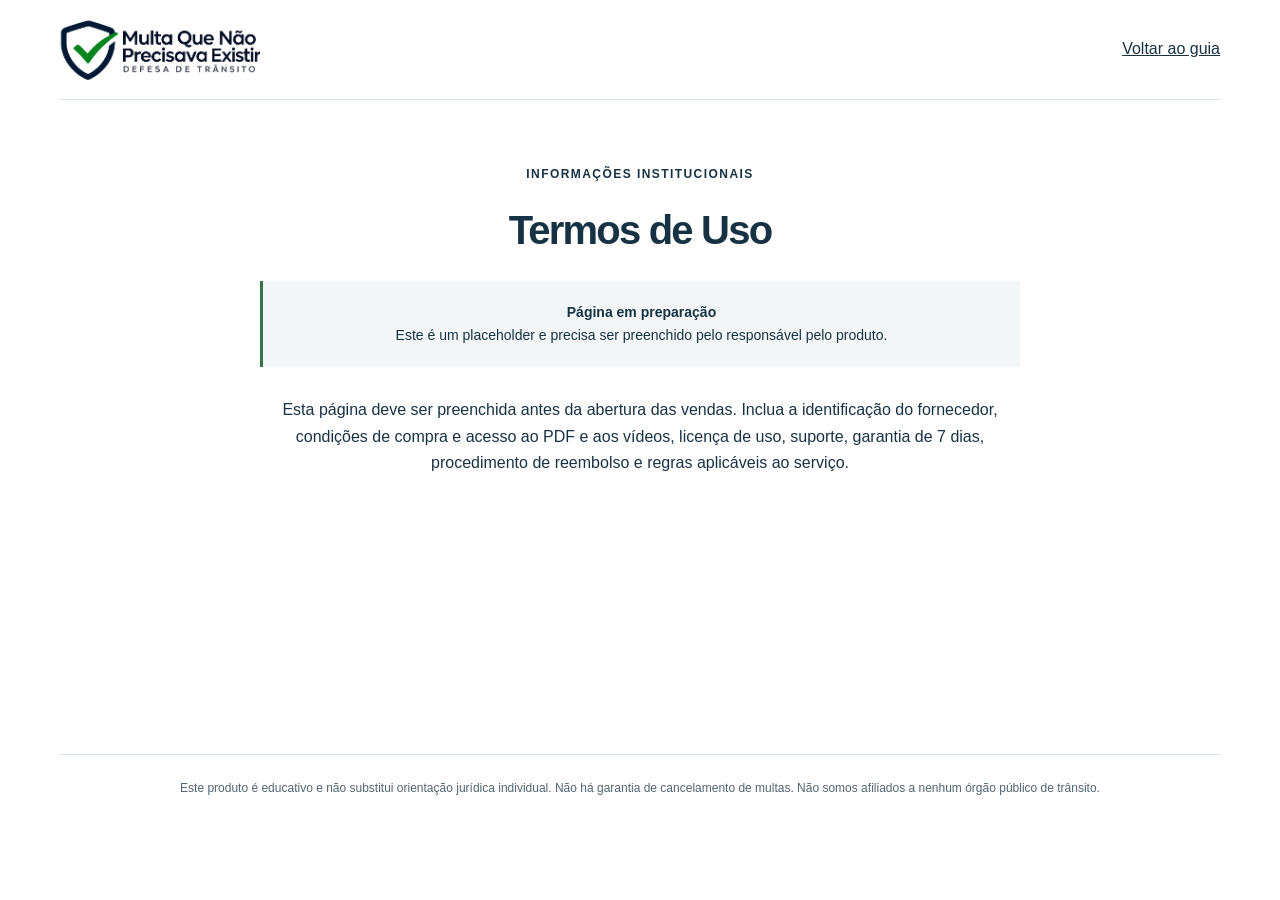
<file: termos.html>
<!doctype html><html lang="pt-BR"><head><meta charset="UTF-8"><meta name="viewport" content="width=device-width, initial-scale=1"><meta name="robots" content="noindex"><title>Termos de Uso | Multa Que Não Precisava Existir</title><link rel="stylesheet" href="styles.css"><!-- Meta Pixel Code -->
<script>
(function () {
  if (window.__mqnpeMetaPixel1302813676254181) return;
  window.__mqnpeMetaPixel1302813676254181 = true;
  !function(f,b,e,v,n,t,s)
  {if(f.fbq)return;n=f.fbq=function(){n.callMethod?
  n.callMethod.apply(n,arguments):n.queue.push(arguments)};
  if(!f._fbq)f._fbq=n;n.push=n;n.loaded=!0;n.version='2.0';
  n.queue=[];t=b.createElement(e);t.async=!0;
  t.src=v;s=b.getElementsByTagName(e)[0];
  s.parentNode.insertBefore(t,s)}(window, document,'script',
  'https://connect.facebook.net/en_US/fbevents.js');
  fbq('init', '1302813676254181');
  fbq('track', 'PageView');
})();
</script>
<!-- End Meta Pixel Code --></head><body><noscript><img height="1" width="1" style="display:none" alt="" src="https://www.facebook.com/tr?id=1302813676254181&amp;ev=PageView&amp;noscript=1"></noscript><header class="header wrap"><a class="brand" href="index.html" aria-label="Multa Que Não Precisava Existir — início"><span class="logo-frame"><img class="site-logo" src="assets/logo-horizontal.png" width="2172" height="724" alt="Multa Que Não Precisava Existir — Defesa de Trânsito"></span></a><a href="index.html">Voltar ao guia</a></header><main class="legal wrap"><p class="eyebrow">INFORMAÇÕES INSTITUCIONAIS</p><h1>Termos de Uso</h1><div class="notice"><p><strong>Página em preparação</strong>Este é um placeholder e precisa ser preenchido pelo responsável pelo produto.</p></div><p>Esta página deve ser preenchida antes da abertura das vendas. Inclua a identificação do fornecedor, condições de compra e acesso ao PDF e aos vídeos, licença de uso, suporte, garantia de 7 dias, procedimento de reembolso e regras aplicáveis ao serviço.</p></main><footer class="footer wrap"><p>Este produto é educativo e não substitui orientação jurídica individual. Não há garantia de cancelamento de multas. Não somos afiliados a nenhum órgão público de trânsito.</p></footer></body></html>
</file>
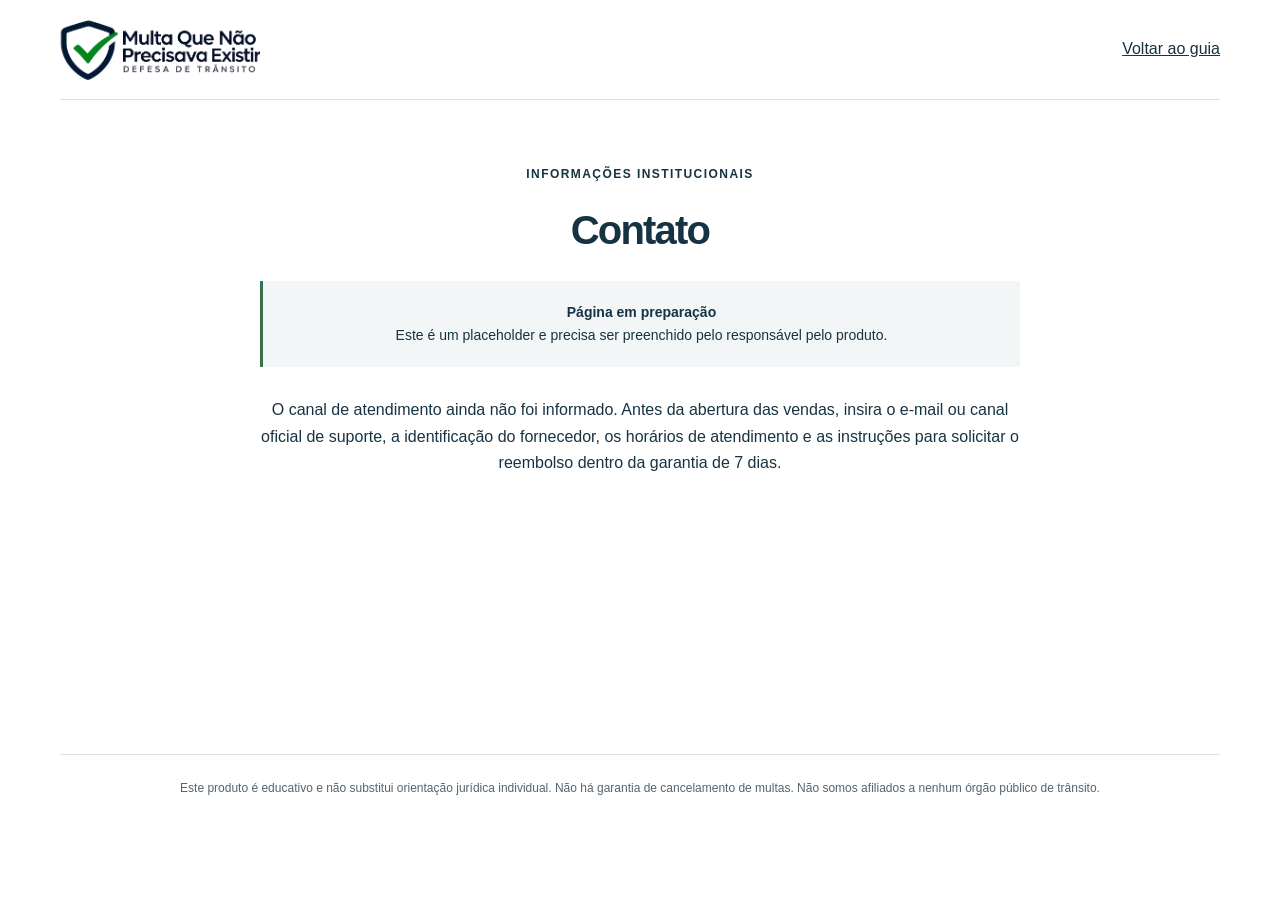
<file: mqnpe-transito-para-github/contato.html>
<!doctype html><html lang="pt-BR"><head><meta charset="UTF-8"><meta name="viewport" content="width=device-width, initial-scale=1"><meta name="robots" content="noindex"><title>Contato | Multa Que Não Precisava Existir</title><link rel="stylesheet" href="styles.css"></head><body><header class="header wrap"><a class="brand" href="index.html" aria-label="Multa Que Não Precisava Existir — início"><span class="logo-frame"><img class="site-logo" src="assets/logo-horizontal.png" width="2172" height="724" alt="Multa Que Não Precisava Existir — Defesa de Trânsito"></span></a><a href="index.html">Voltar ao guia</a></header><main class="legal wrap"><p class="eyebrow">INFORMAÇÕES INSTITUCIONAIS</p><h1>Contato</h1><div class="notice"><p><strong>Página em preparação</strong>Este é um placeholder e precisa ser preenchido pelo responsável pelo produto.</p></div><p>O canal de atendimento ainda não foi informado. Antes da abertura das vendas, insira o e-mail ou canal oficial de suporte, a identificação do fornecedor, os horários de atendimento e as instruções para solicitar o reembolso dentro da garantia de 7 dias.</p></main><footer class="footer wrap"><p>Este produto é educativo e não substitui orientação jurídica individual. Não há garantia de cancelamento de multas. Não somos afiliados a nenhum órgão público de trânsito.</p></footer></body></html>
</file>
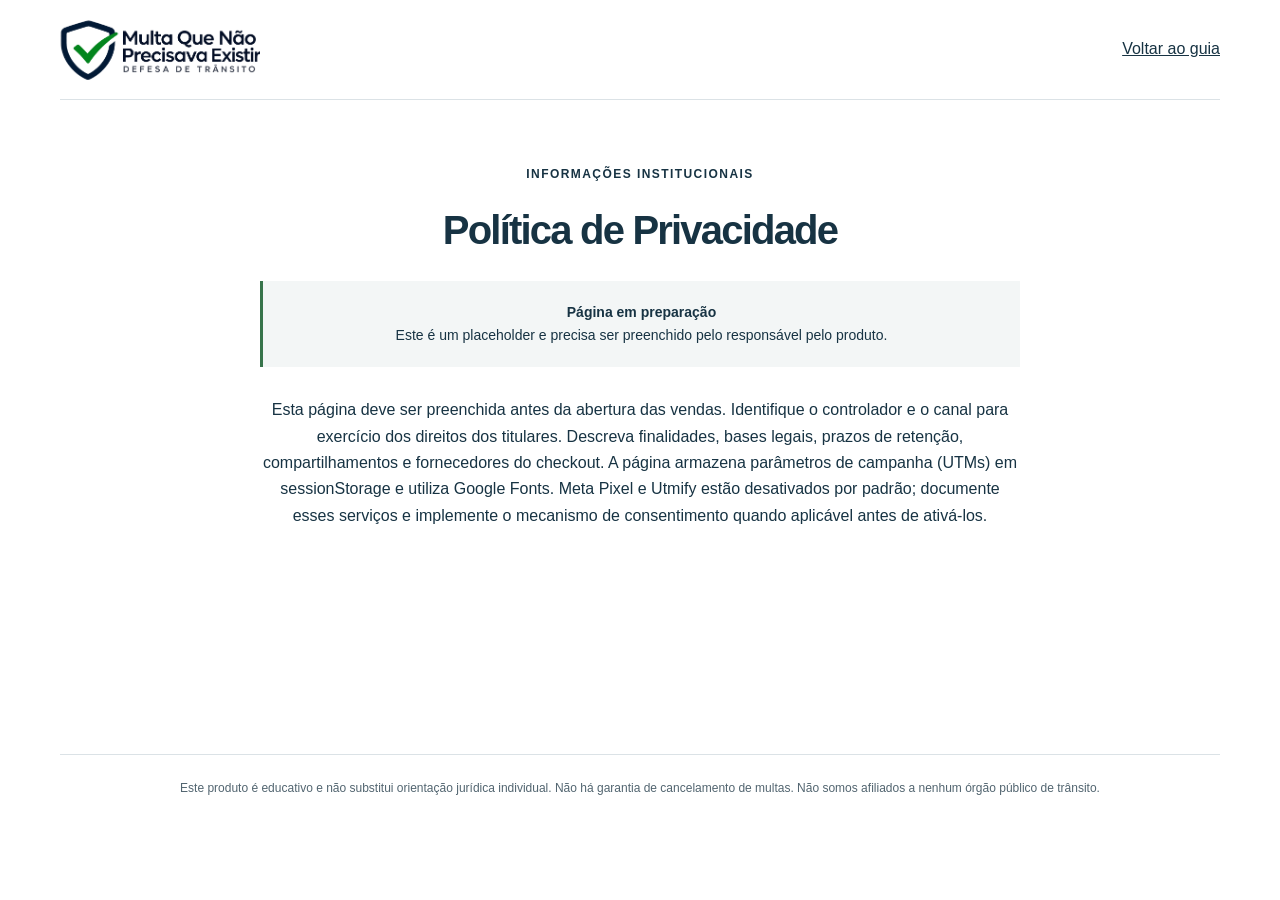
<file: mqnpe-transito-para-github/privacidade.html>
<!doctype html><html lang="pt-BR"><head><meta charset="UTF-8"><meta name="viewport" content="width=device-width, initial-scale=1"><meta name="robots" content="noindex"><title>Política de Privacidade | Multa Que Não Precisava Existir</title><link rel="stylesheet" href="styles.css"></head><body><header class="header wrap"><a class="brand" href="index.html" aria-label="Multa Que Não Precisava Existir — início"><span class="logo-frame"><img class="site-logo" src="assets/logo-horizontal.png" width="2172" height="724" alt="Multa Que Não Precisava Existir — Defesa de Trânsito"></span></a><a href="index.html">Voltar ao guia</a></header><main class="legal wrap"><p class="eyebrow">INFORMAÇÕES INSTITUCIONAIS</p><h1>Política de Privacidade</h1><div class="notice"><p><strong>Página em preparação</strong>Este é um placeholder e precisa ser preenchido pelo responsável pelo produto.</p></div><p>Esta página deve ser preenchida antes da abertura das vendas. Identifique o controlador e o canal para exercício dos direitos dos titulares. Descreva finalidades, bases legais, prazos de retenção, compartilhamentos e fornecedores do checkout. A página armazena parâmetros de campanha (UTMs) em sessionStorage e utiliza Google Fonts. Meta Pixel e Utmify estão desativados por padrão; documente esses serviços e implemente o mecanismo de consentimento quando aplicável antes de ativá-los.</p></main><footer class="footer wrap"><p>Este produto é educativo e não substitui orientação jurídica individual. Não há garantia de cancelamento de multas. Não somos afiliados a nenhum órgão público de trânsito.</p></footer></body></html>
</file>
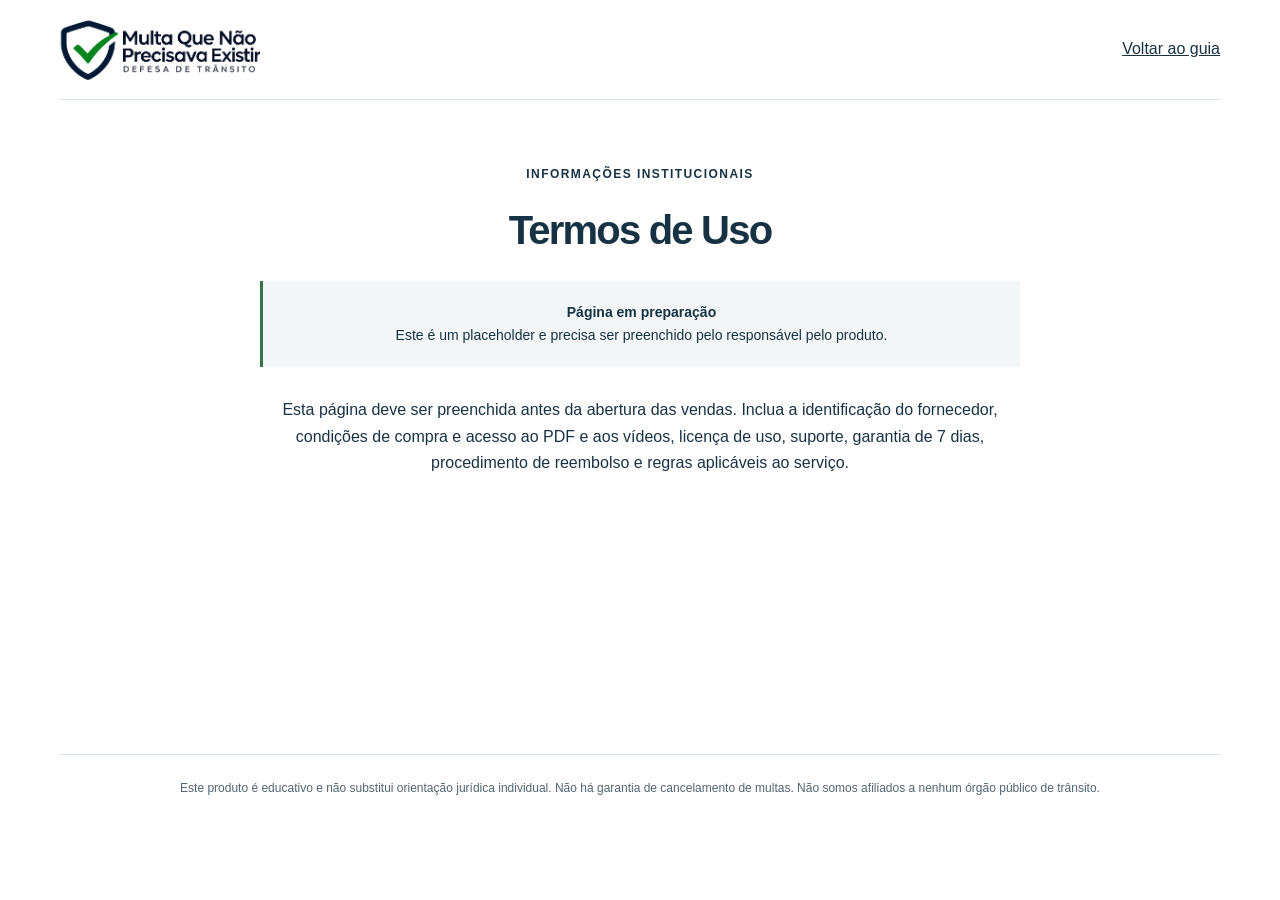
<file: mqnpe-transito-para-github/termos.html>
<!doctype html><html lang="pt-BR"><head><meta charset="UTF-8"><meta name="viewport" content="width=device-width, initial-scale=1"><meta name="robots" content="noindex"><title>Termos de Uso | Multa Que Não Precisava Existir</title><link rel="stylesheet" href="styles.css"></head><body><header class="header wrap"><a class="brand" href="index.html" aria-label="Multa Que Não Precisava Existir — início"><span class="logo-frame"><img class="site-logo" src="assets/logo-horizontal.png" width="2172" height="724" alt="Multa Que Não Precisava Existir — Defesa de Trânsito"></span></a><a href="index.html">Voltar ao guia</a></header><main class="legal wrap"><p class="eyebrow">INFORMAÇÕES INSTITUCIONAIS</p><h1>Termos de Uso</h1><div class="notice"><p><strong>Página em preparação</strong>Este é um placeholder e precisa ser preenchido pelo responsável pelo produto.</p></div><p>Esta página deve ser preenchida antes da abertura das vendas. Inclua a identificação do fornecedor, condições de compra e acesso ao PDF e aos vídeos, licença de uso, suporte, garantia de 7 dias, procedimento de reembolso e regras aplicáveis ao serviço.</p></main><footer class="footer wrap"><p>Este produto é educativo e não substitui orientação jurídica individual. Não há garantia de cancelamento de multas. Não somos afiliados a nenhum órgão público de trânsito.</p></footer></body></html>
</file>
<file: styles.css>
:root{--navy:#102c3d;--ink:#173343;--muted:#526570;--green:#b6f17c;--line:#dbe2e6;--pale:#f3f6f6;--white:#fff}*{box-sizing:border-box}html{scroll-behavior:smooth;scroll-padding-top:24px}body{margin:0;color:var(--ink);background:#fff;font-family:'DM Sans',sans-serif;font-size:16px;line-height:1.65}h1,h2,h3,.brand,.price{font-family:Manrope,sans-serif}h1,h2,h3,p{margin-top:0}h1,h2,h3{line-height:1.15;letter-spacing:-.045em}h1{font-size:clamp(2.35rem,4.05vw,3.65rem);font-weight:800;margin-bottom:24px}h2{font-size:clamp(2rem,3.4vw,3rem);font-weight:700;margin-bottom:26px}h3{font-size:1.3rem;letter-spacing:-.025em}p{margin-bottom:20px}a{color:inherit}svg{width:24px;height:24px;fill:none;stroke:currentColor;stroke-width:1.7;stroke-linecap:round;stroke-linejoin:round;flex-shrink:0}.svg-definitions{position:absolute;width:0;height:0;overflow:hidden}.wrap{width:min(1160px,calc(100% - 40px));margin-inline:auto}.header{display:flex;align-items:center;justify-content:space-between;min-height:100px;gap:20px;border-bottom:1px solid var(--line)}.brand{display:flex;gap:12px;align-items:center;text-decoration:none;font-size:14px;line-height:1.3;letter-spacing:-.025em}.brand-icon{background:var(--navy);color:var(--green);width:40px;height:40px;display:grid;place-items:center;border-radius:10px}.brand-icon svg{width:26px;height:26px}.header-note{display:none;font-size:11px;letter-spacing:.13em;font-weight:600}.header-link{font-size:13px;font-weight:700;text-decoration:none}.header-link span{padding-left:8px}.hero{padding-block:48px 56px;display:grid;gap:40px}.eyebrow{font-size:12px;letter-spacing:.12em;font-weight:700;line-height:1.5;margin-bottom:24px}.hero .eyebrow{display:flex;align-items:center;gap:8px}.eyebrow span{width:7px;height:7px;background:#397a38;border-radius:50%}em{font-style:normal;color:#37744b}.lead{font-size:17px;line-height:1.75;color:var(--muted);max-width:560px}.button{display:inline-flex;align-items:center;justify-content:center;gap:16px;background:var(--green);color:var(--navy);font-weight:700;padding:17px 23px;border-radius:7px;text-decoration:none;min-height:56px;line-height:1.4;transition:background .2s,transform .2s}.button:hover{background:#a1e762;transform:translateY(-2px)}.support{font-size:12px;line-height:1.8;color:var(--muted);margin:15px 0 0}.support span{padding-inline:3px}.hero-panel{background:var(--navy);color:white;border-radius:12px;padding:28px;align-self:center;box-shadow:0 22px 55px #102c3d16}.panel-top{display:flex;justify-content:space-between;align-items:center;gap:20px;font-size:10px;letter-spacing:.13em;border-bottom:1px solid #ffffff25;padding-bottom:25px;margin-bottom:30px}.panel-top svg{color:var(--green)}.panel-title{font-family:Manrope,sans-serif;font-size:clamp(2rem,3vw,2.8rem);letter-spacing:-.045em;line-height:1.12;font-weight:600;margin-bottom:14px}.hero-panel>p:not(.panel-title){color:#bcccd5;font-size:14px}.review-list{list-style:none;padding:0;margin:28px 0 30px}.review-list li{display:flex;align-items:center;gap:14px;padding:16px 0;border-top:1px solid #ffffff25}.review-list li>span{font-size:12px;color:#b8cbd5}.review-list strong{display:block;font-size:14px}.review-list small{font-size:12px;color:#bacbd5}.review-list svg{margin-left:auto;color:var(--green);width:17px}.panel-bottom{display:flex;justify-content:space-between;gap:12px;font-size:10px;letter-spacing:.06em;color:#d2dde3}.format-strip{border-block:1px solid var(--line);background:#fafcfc}.format-strip .wrap{display:flex;flex-wrap:wrap;justify-content:space-between;gap:18px;padding-block:22px}.format-strip span{display:flex;gap:10px;align-items:center;font-size:13px;font-weight:500}.format-strip svg{width:20px}.section{padding-block:70px}.split{display:grid;gap:20px}.large-text{font-size:clamp(1.15rem,1.75vw,1.45rem);line-height:1.65}.large-text strong{font-weight:500;color:#102c3d}.split>p{color:var(--muted)}.belief{padding-block:60px;background:var(--pale)}.belief h2{max-width:650px}.belief p:last-child{max-width:660px;color:var(--muted)}.muted{color:var(--muted)}.notice{border-left:3px solid #37744b;background:var(--pale);padding:20px;display:flex;gap:15px;margin-top:28px}.notice p{font-size:14px;margin:0}.notice strong{display:block}.notice svg{color:#37744b}.learning{background:var(--navy);color:white}.learning .eyebrow{color:var(--green)}.learning p:not(.eyebrow){color:#c5d3dc}.check-list{list-style:none;padding:0;margin:0}.check-list li{display:flex;gap:17px;align-items:flex-start;padding:17px 0;border-bottom:1px solid #ffffff25}.check-list svg{color:var(--green);width:20px;margin-top:3px}.grid-three{display:grid;gap:18px;margin-top:35px}.grid-three article{padding:28px;border:1px solid var(--line);border-radius:8px}.grid-three p{color:var(--muted);margin-bottom:0}.number{display:block;font-family:Manrope,sans-serif;font-size:36px;font-weight:500;color:#527465;margin-bottom:32px}.steps h3{line-height:1.4}.audience{background:var(--pale)}.audience article{background:white}.card-label{font-size:11px;letter-spacing:.1em;display:block;margin-bottom:28px;font-weight:700;color:#526b5b}.offer-section{background:var(--navy);color:white}.offer-layout{display:grid;gap:40px}.offer-copy .eyebrow{color:var(--green)}.offer-copy h2{font-size:clamp(2.5rem,4vw,3.5rem)}.offer-copy em{color:var(--green)}.offer-copy>p:not(.eyebrow){max-width:370px;color:#c7d6df}.guarantee{display:flex;gap:16px;max-width:370px;margin-top:35px}.guarantee>svg{width:44px;height:44px;color:var(--green)}.guarantee strong{font-size:16px}.guarantee p{font-size:14px;color:#c7d6df;margin:5px 0 0}.price-card{background:white;color:var(--navy);padding:28px;border-radius:12px;align-self:center}.price-card .eyebrow{font-size:11px;color:#526570;margin-bottom:15px}.price-card h3{font-size:24px}.price{margin:28px 0 18px;font-size:52px;font-weight:800;letter-spacing:-.05em;line-height:1.2}.price small{font-family:'DM Sans',sans-serif;font-size:14px;letter-spacing:0;font-weight:400;color:var(--muted)}.price-card .check-list{border-top:1px solid var(--line);margin-bottom:28px}.price-card .check-list li{padding:9px 0;border:0;font-size:15px}.price-card .check-list li:first-child{padding-top:22px}.price-card .check-list svg{color:#37744b}.price-card .button{width:100%}.payment-note{text-align:center;font-size:12px;color:var(--muted);margin:14px 0 0}.checkout-status{font-size:14px;margin:16px 0 0;padding:12px;background:var(--pale)}.faq-layout{display:grid;gap:25px}.faq details{border-bottom:1px solid var(--line)}.faq summary{padding:22px 32px 22px 0;cursor:pointer;font-weight:600;position:relative;list-style:none}.faq summary::-webkit-details-marker{display:none}.faq summary:after{content:'+';position:absolute;right:4px;top:19px;font-size:24px;font-weight:400}.faq details[open] summary:after{content:'−'}.faq details p{color:var(--muted);padding-right:22px}.final-cta{text-align:center;background:var(--pale);padding:48px 24px;border-radius:12px}.final-cta p:not(.eyebrow){max-width:530px;margin-inline:auto;color:var(--muted)}.footer{padding-block:45px 30px}.footer-top{display:flex;flex-direction:column;gap:25px}.footer nav{display:flex;gap:18px;flex-wrap:wrap;font-size:12px}.footer>p{border-top:1px solid var(--line);padding-top:24px;margin:24px 0 0;font-size:12px;color:var(--muted);max-width:100%}.sticky-cta{position:fixed;bottom:0;left:0;right:0;background:#fff;padding:12px 16px calc(12px + env(safe-area-inset-bottom));box-shadow:0 -3px 20px #102c3d16;display:flex;align-items:center;justify-content:space-between;gap:12px;z-index:5}.sticky-cta[hidden]{display:none}.sticky-cta>div{display:flex;flex-direction:column}.sticky-cta strong{font-size:20px;line-height:1.2}.sticky-cta span{font-size:10px}.sticky-cta .button{padding:13px 16px;font-size:14px;min-height:48px}.skip-link{position:fixed;top:8px;left:10px;z-index:10;background:white;padding:12px;transform:translateY(-160%)}.skip-link:focus{transform:none}:focus-visible{outline:3px solid #2476c4;outline-offset:5px}.legal{max-width:760px;min-height:65vh;padding-block:65px}.legal h1{font-size:2.5rem}.legal .notice{margin-bottom:30px}body:has(.sticky-cta:not([hidden])){padding-bottom:88px}@media(min-width:768px){.wrap{width:min(1160px,calc(100% - 72px))}.header-note{display:block}.header-link{font-size:14px}.hero{grid-template-columns:1.2fr 1fr;gap:36px;padding-block:70px}.hero-panel{padding:30px}.split{grid-template-columns:1fr 1.35fr;gap:70px}.section{padding-block:90px}.grid-three{grid-template-columns:repeat(3,1fr)}.grid-three article{padding:25px}.offer-layout{grid-template-columns:1.15fr 1fr;gap:65px}.price-card{padding:38px}.faq-layout{grid-template-columns:1fr 1.3fr;gap:65px}.footer-top{flex-direction:row;align-items:center;justify-content:space-between}.sticky-cta{display:none!important}body:has(.sticky-cta:not([hidden])){padding-bottom:0}}@media(min-width:1100px){.hero{gap:80px;padding-block:80px 85px}.hero-panel{padding:36px}.hero-copy{padding-block:10px}.header-note{font-size:12px}.support{font-size:12px}.format-strip .wrap{justify-content:center;gap:100px}.grid-three article{padding:32px}}@media(prefers-reduced-motion:reduce){html{scroll-behavior:auto}*,*:before,*:after{transition:none!important}}

/* PNG horizontal transparente; enquadramento remove apenas a margem do arquivo. */
.logo-frame,.footer .logo-frame{display:block;position:relative;width:180px;height:54px;overflow:hidden;flex-shrink:0}.site-logo,.footer .site-logo{position:absolute;width:232px;height:auto;max-width:none;left:-26px;top:-13px}.header{min-height:100px}.brand{flex-shrink:0}@media(min-width:768px){.logo-frame,.footer .logo-frame{width:200px;height:60px}.site-logo,.footer .site-logo{width:258px;left:-29px;top:-14px}.header{min-height:100px}}
/* Logo centralizada no cabeçalho da landing page. */
body:has(.hero) > .header{justify-content:center}
/* Alinhamento central solicitado para textos e tópicos. */
body{text-align:center}.hero .eyebrow,.format-strip .wrap,.panel-top,.panel-bottom,.footer-top,.footer nav{justify-content:center}.lead,.belief p:last-child,.offer-copy>p:not(.eyebrow),.guarantee{margin-inline:auto}.review-list li{justify-content:center}.review-list li>div{flex:0 1 auto}.review-list svg{margin-left:0}.check-list li{justify-content:center;align-items:center}.check-list svg{margin-top:0}.notice,.guarantee{flex-direction:column;align-items:center}.faq summary{padding-inline:32px}.faq details p{padding-inline:22px}.footer-top{flex-direction:column}.legal .header{justify-content:center}.price-card .check-list li{justify-content:center}
/* Restaura o alinhamento original dos tópicos e listas. */
.review-list,.check-list,.grid-three article,.faq{text-align:left}.review-list li{justify-content:flex-start}.review-list svg{margin-left:auto}.check-list li,.price-card .check-list li{justify-content:flex-start;align-items:flex-start}.check-list svg{margin-top:3px}.faq summary{padding:22px 32px 22px 0}.faq details p{padding:0 22px 0 0}
/* Espaço responsivo para VSL, entre a headline e o CTA. */
.vsl-slot{width:100%;aspect-ratio:16/9;background:var(--navy);border:1px solid #294655;border-radius:10px;overflow:hidden;margin:26px auto 24px;position:relative}.vsl-placeholder{position:absolute;inset:0;display:flex;flex-direction:column;justify-content:center;align-items:center;gap:9px;color:#fff;text-align:center;padding:20px}.vsl-placeholder svg{width:40px;height:40px;color:var(--green)}.vsl-placeholder span{font-weight:600}.vsl-placeholder small{color:#c5d3dc;font-size:13px}.vsl-slot iframe,.vsl-slot video{display:block;width:100%;height:100%;border:0}.hero-copy{display:flex;flex-direction:column;align-items:center}.hero-copy .lead{order:1}.hero-copy .vsl-slot{order:2}.hero-copy>.button{order:3}.hero-copy .support{order:4}
/* Situações do motorista no quadro de abertura. */
.situations-panel h2{font-size:clamp(1.5rem,2.3vw,2rem);line-height:1.25;margin-bottom:24px;text-align:center}.situations-list{list-style:none;margin:0;padding:0;text-align:left}.situations-list li{display:flex;align-items:flex-start;gap:12px;padding:16px 0;border-top:1px solid #ffffff25;font-size:16px;line-height:1.6}.situations-list li>span:first-child{flex-shrink:0;font-size:17px}.situations-list li:last-child{padding-bottom:0}
/* CTAs centralizados entre seções, com espaçamento simétrico. */
.hero.wrap{grid-template-columns:minmax(0,1fr);gap:0;padding-bottom:0}.hero-copy{width:100%;max-width:760px;margin-inline:auto}.hero .situations-panel{width:100%;max-width:760px;margin-inline:auto}.between-sections-cta,.format-strip .wrap{display:flex;align-items:center;justify-content:center;padding-block:40px;margin:0 auto}.format-strip{background:transparent;border:0}.between-sections-cta .button,.format-strip .button{margin:0}.hero-copy .vsl-slot{margin-bottom:0}
/* Seção sobre recorrer com espaçamento mais compacto. */
.belief{padding-block:32px}.belief .split{gap:12px}.belief .eyebrow{margin-bottom:0}.belief h2{font-size:clamp(1.5rem,2.3vw,2rem);line-height:1.25;margin-bottom:14px}.belief p:last-child{margin-bottom:0;line-height:1.55}@media(min-width:768px){.belief{padding-block:38px}.belief .split{gap:40px;align-items:center}}
/* Separação entre a apresentação e os tópicos técnicos. */
.learning h2{margin-bottom:10px}.learning .split>div>p{margin-bottom:0}.learning .check-list{border-top:1px solid #ffffff40;padding-top:14px;margin-top:8px}.learning .check-list li:first-child{padding-top:12px}@media(min-width:768px){.learning .check-list{border-top:0;border-left:1px solid #ffffff40;padding-top:0;padding-left:32px;margin-top:0}}
/* Mesma tipografia para os dois rótulos de seção. */
.belief .eyebrow,.learning-label{font-family:'DM Sans',sans-serif;font-size:12px;font-weight:700;line-height:1.5;letter-spacing:.12em;color:var(--muted)}
/* Agrupa frase, título e subtítulo com o ritmo compacto da seção anterior. */
.raio-x-section>.learning-label{margin-bottom:12px}.raio-x-section>h2{margin-bottom:14px}.raio-x-section>h2+p{margin-bottom:0;line-height:1.55}
/* Tópicos da análise abaixo do subtítulo. */
.raio-x-topics{max-width:760px;margin:24px auto 0}.raio-x-topics li{border-bottom:1px solid var(--line)}.raio-x-topics svg{color:#37744b}

.offer-logo{display:flex;justify-content:center;margin-bottom:20px}


.old-price{display:block;font-size:22px;font-weight:500;letter-spacing:0;color:var(--muted);margin-bottom:8px;text-decoration-thickness:2px}


.today-offer{font-weight:700;margin:20px 0 8px}.today-offer+.price{margin-top:0}


.price .today-offer{display:block;font-family:'DM Sans',sans-serif;font-size:16px;line-height:1.5;letter-spacing:0;margin:8px 0}


.offer-layout{grid-template-columns:minmax(0,1fr);gap:0}.offer-layout>.price-card{width:100%;max-width:480px;margin-inline:auto}

/* Tarja: espaços uniformes e quebras apenas entre os grupos. */
.top-offer-bar{background:var(--green);color:var(--navy);border-bottom:1px solid #102c3d18}
.top-offer-content{display:flex;justify-content:center;align-items:center;flex-wrap:wrap;gap:4px 8px;min-height:42px;padding:10px 16px;font-size:14px;line-height:1.5;letter-spacing:normal;word-spacing:normal}
.top-offer-content>span:first-child{font-weight:600;white-space:nowrap}
.top-offer-prices{display:inline-flex;align-items:baseline;gap:6px;white-space:nowrap}
.top-offer-prices del{font-size:inherit}
.offer-timer{display:inline;margin:0;font-variant-numeric:tabular-nums;font-weight:800}
@media(max-width:480px){.top-offer-content{font-size:13px;padding:9px 12px;column-gap:8px}}/* Tarja permanece visível durante a rolagem, sem sobrepor o início da página. */
.top-offer-bar{position:sticky;top:0;z-index:20}html{scroll-padding-top:90px}.skip-link{z-index:30}

/* Mantém 40px de distância do botão às seções vizinhas. */
.between-sections-cta + .raio-x-section{padding-top:0}


.copyright-footer{padding:24px 20px;text-align:center;color:var(--muted);font-size:14px}.copyright-footer p{margin:0}

/* Expansão acessível dos cinco tópicos adicionais. */
.learning-topics{border-top:1px solid #ffffff40;padding-top:14px;margin-top:8px}.learning .learning-topics .check-list{border-top:0;border-left:0;padding:0;margin:0}.learning .extra-topics[hidden],.topics-toggle[hidden]{display:none}.topics-toggle{display:block;margin:22px auto 0;padding:12px 24px;min-height:48px;border:1px solid var(--green);border-radius:7px;background:transparent;color:var(--green);font:inherit;font-weight:700;cursor:pointer}.topics-toggle:hover{background:#ffffff12}@media(min-width:768px){.learning-topics{border-top:0;border-left:1px solid #ffffff40;padding:0 0 0 32px;margin:0}}

/* VSL vertical do YouTube Shorts. */
.hero-copy .vsl-slot{aspect-ratio:9/16;max-width:360px}.vsl-slot iframe{width:100%;height:100%}


.hero-copy .vsl-fallback{order:2;margin:12px 0 0;font-size:14px;color:var(--muted)}.vsl-fallback a{text-underline-offset:3px}

/* Dimensões explícitas evitam colapso do iframe dentro do layout flex. */
.hero-copy .vsl-slot{position:relative;display:block;flex:none;width:100%;max-width:360px;aspect-ratio:9/16;min-height:0;padding:0;overflow:hidden}.hero-copy .vsl-slot iframe{position:absolute;inset:0;display:block;width:100%;height:100%;min-height:100%;border:0}

.hero-copy .vsl-slot video{position:absolute;inset:0;width:100%;height:100%;object-fit:contain;background:#000}

/* Revisão mobile-first: preserva conteúdo, assets, player e eventos. */
html{-webkit-text-size-adjust:100%;scroll-padding-top:calc(100px + env(safe-area-inset-top,0px))}
.top-offer-bar{padding-top:env(safe-area-inset-top,0px)}
.top-offer-content{padding-left:max(16px,env(safe-area-inset-left,0px));padding-right:max(16px,env(safe-area-inset-right,0px))}
.hero-copy,.split>* ,.learning-topics,.price-card,.check-list li>span,.situations-list li>span:last-child{min-width:0}
h1,h2{text-wrap:balance}.button{max-width:100%;text-align:center}.button:active{transform:translateY(0)}
.copyright-footer{padding-bottom:calc(24px + env(safe-area-inset-bottom,0px))}
@media(max-width:767px){
  .wrap{width:calc(100% - 32px);max-width:720px}
  .header{min-height:84px;gap:12px}
  .hero.wrap{padding-top:28px}
  .hero-copy .eyebrow{font-size:12px;letter-spacing:.08em;margin-bottom:16px;gap:7px}
  h1{font-size:clamp(2rem,8.6vw,2.5rem);line-height:1.15;letter-spacing:-.035em;margin-bottom:16px}
  h2,.situations-panel h2,.belief h2{font-size:clamp(1.625rem,6.7vw,2rem);line-height:1.23;letter-spacing:-.03em}
  .lead{font-size:16px;line-height:1.6;margin-bottom:0;max-width:38ch}
  .hero-copy .vsl-slot{width:100%;max-width:360px;aspect-ratio:9/16;margin-top:22px;margin-bottom:0}
  .hero-panel{padding:24px 18px;box-shadow:0 12px 28px #102c3d12}
  .situations-panel h2{margin-bottom:20px}
  .situations-list li{gap:10px;padding-block:14px;line-height:1.55}
  .situations-list li>span:first-child{font-size:16px}
  .between-sections-cta,.format-strip .wrap{padding-block:28px;width:100%;max-width:100%}
  main>.between-sections-cta{width:calc(100% - 32px);margin-inline:auto}
  .format-strip .wrap{width:calc(100% - 32px)}
  .between-sections-cta .button,.format-strip .button{width:100%;max-width:400px}
  .button{min-height:52px;padding:15px 14px;gap:10px;font-size:16px;line-height:1.4}
  .button svg{width:20px;height:20px}
  .section{padding-block:44px}
  .belief{padding-block:32px}.belief .split{gap:10px}
  .belief h2{margin-bottom:12px}
  .learning .split{grid-template-columns:minmax(0,1fr);gap:22px}
  .learning h2{margin-bottom:12px}
  .learning-topics{margin-top:0;padding-top:8px}
  .check-list li{gap:12px;padding-block:14px;font-size:16px;line-height:1.55}
  .check-list svg{width:20px;height:20px;margin-top:3px}
  .topics-toggle{width:100%;min-height:48px;margin-top:20px;padding:12px 20px}
  .raio-x-section>.learning-label{margin-bottom:10px}
  .raio-x-section>h2{margin-bottom:12px}
  .raio-x-topics{margin-top:20px}
  .between-sections-cta + .raio-x-section{padding-top:0}
  .offer-section{padding-block:36px}
  .price-card{padding:26px 16px;border-radius:12px}
  .offer-logo{margin-bottom:18px}
  .price{font-size:48px;margin:22px 0 18px}
  .old-price{font-size:20px}
  .price-card .check-list{margin-bottom:22px}
  .price-card .check-list li{font-size:16px;line-height:1.5;gap:10px;padding-block:10px}
  .price-card .check-list li:first-child{padding-top:18px}
  .price-card .button{padding-inline:8px;gap:6px;font-size:clamp(.875rem,3.8vw,1rem)}
  .price-card .button svg{width:18px;height:18px}
  .copyright-footer{font-size:14px;padding-inline:20px}
  .top-offer-content{display:grid;grid-template-columns:auto auto;justify-content:center;column-gap:6px;row-gap:2px;font-size:14px;padding-block:8px;line-height:1.4}
  .top-offer-content>span:first-child{grid-column:1/-1;white-space:normal}
  .top-offer-separator{grid-column:1;justify-self:end}
  .top-offer-prices{grid-column:2;gap:6px;white-space:normal}
}
@media(hover:none){.button:hover{transform:none}}
@media(prefers-reduced-motion:reduce){.button{transition:none}}
/* Play centralizado, sem bloquear os controles nativos. */
.vsl-play{position:absolute;top:50%;left:50%;transform:translate(-50%,-50%);z-index:2;width:72px;height:72px;display:grid;place-items:center;border:2px solid white;border-radius:50%;background:var(--green);color:var(--navy);box-shadow:0 4px 20px #0005;cursor:pointer;padding:0}.vsl-play[hidden]{display:none}.vsl-play svg{width:32px;height:32px;fill:currentColor;stroke:none}.vsl-play:hover{background:#a1e762}.vsl-play:focus-visible{outline:3px solid white;outline-offset:5px}@media(max-width:360px){.vsl-play{width:64px;height:64px}}

/* Fundos das seções e contraste dos textos. */
.situations-panel{background:#fff;color:var(--ink);box-shadow:none}
.situations-list li{border-color:var(--line)}
.learning{background:var(--pale);color:var(--ink)}
.learning p:not(.eyebrow){color:var(--muted)}
.learning .learning-topics,.learning .check-list li{border-color:var(--line)}
.learning .check-list svg{color:#37744b}
.learning .topics-toggle{color:#37744b;border-color:#37744b}
.learning .topics-toggle:hover{background:#102c3d08}

/* Movimento discreto nos CTAs, sem alterar dimensões ou navegação. */
@keyframes purchase-nudge{0%,100%{transform:translateY(0)}50%{transform:translateY(-2px)}}
@media(prefers-reduced-motion:no-preference){
  .button[href="#oferta"],.button.checkout-link{animation:purchase-nudge 3s ease-in-out infinite}
  .button[href="#oferta"]:hover,.button.checkout-link:hover,.button[href="#oferta"]:focus-visible,.button.checkout-link:focus-visible{animation:none}
}
.button[href="#oferta"],.button.checkout-link{touch-action:manipulation}

/* Destaque dos preços anteriores. */
.top-offer-prices del,.price .old-price{color:#c62828}

.price-card .price{text-align:center}

/* Oferta integrada ao fundo azul-escuro. */
.offer-section .price-card{background:transparent;color:#fff;border:0;box-shadow:none}
.offer-section .price-card .old-price{color:#ff8585}

/* Livro com folhas virando em sequência e capa frontal estática. */
.offer-book-stage{width:min(280px,100%);margin:0 auto 38px;padding:12px 20px 20px}
.offer-book{position:relative;width:100%;aspect-ratio:3/4;perspective:1000px;isolation:isolate}
.offer-book-pages{position:absolute;inset:5px -7px -5px 5px;background:#d9e3e6;border-radius:4px;transform:rotate(3deg)}
.offer-book-pages:after{content:"";position:absolute;inset:5px -5px -5px 5px;background:#b4c4cb;border-radius:4px;transform:rotate(3deg)}
.offer-book-cover{position:absolute;inset:0;border-radius:3px 6px 6px 3px;background:linear-gradient(90deg,#dce5e6,#fff 6%,#f9fbfb 10%,#fff);box-shadow:0 12px 24px #0003;display:flex;flex-direction:column;justify-content:center;align-items:center;padding:24px 10px;transform:none}
.offer-book-cover img{display:block;width:100%;height:auto;max-width:none;object-fit:contain;filter:none;transform:none;margin:0 0 28px}
.offer-book-lines{width:85%;display:grid;gap:10px}
.offer-book-lines i{height:4px;border-radius:2px;background:#dfe7e8}.offer-book-lines i:nth-child(2n){width:82%}.offer-book-lines i:nth-child(4){background:#96b7a2}.offer-book-lines i:last-child{width:60%}
.offer-book-leaf{position:absolute;inset:0;background:linear-gradient(90deg,#dbe2e5,#f8fafb 18%,#fff);border-radius:3px 6px 6px 3px;transform-origin:left center;backface-visibility:hidden;transform-style:preserve-3d;box-shadow:0 5px 12px #0002}
.offer-book-leaf:before{content:"";position:absolute;inset:26px 20px auto;height:36px;background:repeating-linear-gradient(to bottom,#dce5e7 0 4px,transparent 4px 12px)}
@keyframes offer-page-flip{0%,15%{transform:rotateY(0deg)}50%,65%{transform:rotateY(-155deg)}90%,100%{transform:rotateY(0deg)}}
@media(prefers-reduced-motion:no-preference){.offer-book-leaf{animation:offer-page-flip 3s ease-in-out infinite}.leaf-one{animation-delay:.5s}.leaf-two{animation-delay:1s}.leaf-three{animation-delay:1.5s}}
</file>
<file: mqnpe-transito-para-github/styles.css>
:root{--navy:#102c3d;--ink:#173343;--muted:#526570;--green:#b6f17c;--line:#dbe2e6;--pale:#f3f6f6;--white:#fff}*{box-sizing:border-box}html{scroll-behavior:smooth;scroll-padding-top:24px}body{margin:0;color:var(--ink);background:#fff;font-family:'DM Sans',sans-serif;font-size:16px;line-height:1.65}h1,h2,h3,.brand,.price{font-family:Manrope,sans-serif}h1,h2,h3,p{margin-top:0}h1,h2,h3{line-height:1.15;letter-spacing:-.045em}h1{font-size:clamp(2.35rem,4.05vw,3.65rem);font-weight:800;margin-bottom:24px}h2{font-size:clamp(2rem,3.4vw,3rem);font-weight:700;margin-bottom:26px}h3{font-size:1.3rem;letter-spacing:-.025em}p{margin-bottom:20px}a{color:inherit}svg{width:24px;height:24px;fill:none;stroke:currentColor;stroke-width:1.7;stroke-linecap:round;stroke-linejoin:round;flex-shrink:0}.svg-definitions{position:absolute;width:0;height:0;overflow:hidden}.wrap{width:min(1160px,calc(100% - 40px));margin-inline:auto}.header{display:flex;align-items:center;justify-content:space-between;min-height:100px;gap:20px;border-bottom:1px solid var(--line)}.brand{display:flex;gap:12px;align-items:center;text-decoration:none;font-size:14px;line-height:1.3;letter-spacing:-.025em}.brand-icon{background:var(--navy);color:var(--green);width:40px;height:40px;display:grid;place-items:center;border-radius:10px}.brand-icon svg{width:26px;height:26px}.header-note{display:none;font-size:11px;letter-spacing:.13em;font-weight:600}.header-link{font-size:13px;font-weight:700;text-decoration:none}.header-link span{padding-left:8px}.hero{padding-block:48px 56px;display:grid;gap:40px}.eyebrow{font-size:12px;letter-spacing:.12em;font-weight:700;line-height:1.5;margin-bottom:24px}.hero .eyebrow{display:flex;align-items:center;gap:8px}.eyebrow span{width:7px;height:7px;background:#397a38;border-radius:50%}em{font-style:normal;color:#37744b}.lead{font-size:17px;line-height:1.75;color:var(--muted);max-width:560px}.button{display:inline-flex;align-items:center;justify-content:center;gap:16px;background:var(--green);color:var(--navy);font-weight:700;padding:17px 23px;border-radius:7px;text-decoration:none;min-height:56px;line-height:1.4;transition:background .2s,transform .2s}.button:hover{background:#a1e762;transform:translateY(-2px)}.support{font-size:12px;line-height:1.8;color:var(--muted);margin:15px 0 0}.support span{padding-inline:3px}.hero-panel{background:var(--navy);color:white;border-radius:12px;padding:28px;align-self:center;box-shadow:0 22px 55px #102c3d16}.panel-top{display:flex;justify-content:space-between;align-items:center;gap:20px;font-size:10px;letter-spacing:.13em;border-bottom:1px solid #ffffff25;padding-bottom:25px;margin-bottom:30px}.panel-top svg{color:var(--green)}.panel-title{font-family:Manrope,sans-serif;font-size:clamp(2rem,3vw,2.8rem);letter-spacing:-.045em;line-height:1.12;font-weight:600;margin-bottom:14px}.hero-panel>p:not(.panel-title){color:#bcccd5;font-size:14px}.review-list{list-style:none;padding:0;margin:28px 0 30px}.review-list li{display:flex;align-items:center;gap:14px;padding:16px 0;border-top:1px solid #ffffff25}.review-list li>span{font-size:12px;color:#b8cbd5}.review-list strong{display:block;font-size:14px}.review-list small{font-size:12px;color:#bacbd5}.review-list svg{margin-left:auto;color:var(--green);width:17px}.panel-bottom{display:flex;justify-content:space-between;gap:12px;font-size:10px;letter-spacing:.06em;color:#d2dde3}.format-strip{border-block:1px solid var(--line);background:#fafcfc}.format-strip .wrap{display:flex;flex-wrap:wrap;justify-content:space-between;gap:18px;padding-block:22px}.format-strip span{display:flex;gap:10px;align-items:center;font-size:13px;font-weight:500}.format-strip svg{width:20px}.section{padding-block:70px}.split{display:grid;gap:20px}.large-text{font-size:clamp(1.15rem,1.75vw,1.45rem);line-height:1.65}.large-text strong{font-weight:500;color:#102c3d}.split>p{color:var(--muted)}.belief{padding-block:60px;background:var(--pale)}.belief h2{max-width:650px}.belief p:last-child{max-width:660px;color:var(--muted)}.muted{color:var(--muted)}.notice{border-left:3px solid #37744b;background:var(--pale);padding:20px;display:flex;gap:15px;margin-top:28px}.notice p{font-size:14px;margin:0}.notice strong{display:block}.notice svg{color:#37744b}.learning{background:var(--navy);color:white}.learning .eyebrow{color:var(--green)}.learning p:not(.eyebrow){color:#c5d3dc}.check-list{list-style:none;padding:0;margin:0}.check-list li{display:flex;gap:17px;align-items:flex-start;padding:17px 0;border-bottom:1px solid #ffffff25}.check-list svg{color:var(--green);width:20px;margin-top:3px}.grid-three{display:grid;gap:18px;margin-top:35px}.grid-three article{padding:28px;border:1px solid var(--line);border-radius:8px}.grid-three p{color:var(--muted);margin-bottom:0}.number{display:block;font-family:Manrope,sans-serif;font-size:36px;font-weight:500;color:#527465;margin-bottom:32px}.steps h3{line-height:1.4}.audience{background:var(--pale)}.audience article{background:white}.card-label{font-size:11px;letter-spacing:.1em;display:block;margin-bottom:28px;font-weight:700;color:#526b5b}.offer-section{background:var(--navy);color:white}.offer-layout{display:grid;gap:40px}.offer-copy .eyebrow{color:var(--green)}.offer-copy h2{font-size:clamp(2.5rem,4vw,3.5rem)}.offer-copy em{color:var(--green)}.offer-copy>p:not(.eyebrow){max-width:370px;color:#c7d6df}.guarantee{display:flex;gap:16px;max-width:370px;margin-top:35px}.guarantee>svg{width:44px;height:44px;color:var(--green)}.guarantee strong{font-size:16px}.guarantee p{font-size:14px;color:#c7d6df;margin:5px 0 0}.price-card{background:white;color:var(--navy);padding:28px;border-radius:12px;align-self:center}.price-card .eyebrow{font-size:11px;color:#526570;margin-bottom:15px}.price-card h3{font-size:24px}.price{margin:28px 0 18px;font-size:52px;font-weight:800;letter-spacing:-.05em;line-height:1.2}.price small{font-family:'DM Sans',sans-serif;font-size:14px;letter-spacing:0;font-weight:400;color:var(--muted)}.price-card .check-list{border-top:1px solid var(--line);margin-bottom:28px}.price-card .check-list li{padding:9px 0;border:0;font-size:15px}.price-card .check-list li:first-child{padding-top:22px}.price-card .check-list svg{color:#37744b}.price-card .button{width:100%}.payment-note{text-align:center;font-size:12px;color:var(--muted);margin:14px 0 0}.checkout-status{font-size:14px;margin:16px 0 0;padding:12px;background:var(--pale)}.faq-layout{display:grid;gap:25px}.faq details{border-bottom:1px solid var(--line)}.faq summary{padding:22px 32px 22px 0;cursor:pointer;font-weight:600;position:relative;list-style:none}.faq summary::-webkit-details-marker{display:none}.faq summary:after{content:'+';position:absolute;right:4px;top:19px;font-size:24px;font-weight:400}.faq details[open] summary:after{content:'−'}.faq details p{color:var(--muted);padding-right:22px}.final-cta{text-align:center;background:var(--pale);padding:48px 24px;border-radius:12px}.final-cta p:not(.eyebrow){max-width:530px;margin-inline:auto;color:var(--muted)}.footer{padding-block:45px 30px}.footer-top{display:flex;flex-direction:column;gap:25px}.footer nav{display:flex;gap:18px;flex-wrap:wrap;font-size:12px}.footer>p{border-top:1px solid var(--line);padding-top:24px;margin:24px 0 0;font-size:12px;color:var(--muted);max-width:100%}.sticky-cta{position:fixed;bottom:0;left:0;right:0;background:#fff;padding:12px 16px calc(12px + env(safe-area-inset-bottom));box-shadow:0 -3px 20px #102c3d16;display:flex;align-items:center;justify-content:space-between;gap:12px;z-index:5}.sticky-cta[hidden]{display:none}.sticky-cta>div{display:flex;flex-direction:column}.sticky-cta strong{font-size:20px;line-height:1.2}.sticky-cta span{font-size:10px}.sticky-cta .button{padding:13px 16px;font-size:14px;min-height:48px}.skip-link{position:fixed;top:8px;left:10px;z-index:10;background:white;padding:12px;transform:translateY(-160%)}.skip-link:focus{transform:none}:focus-visible{outline:3px solid #2476c4;outline-offset:5px}.legal{max-width:760px;min-height:65vh;padding-block:65px}.legal h1{font-size:2.5rem}.legal .notice{margin-bottom:30px}body:has(.sticky-cta:not([hidden])){padding-bottom:88px}@media(min-width:768px){.wrap{width:min(1160px,calc(100% - 72px))}.header-note{display:block}.header-link{font-size:14px}.hero{grid-template-columns:1.2fr 1fr;gap:36px;padding-block:70px}.hero-panel{padding:30px}.split{grid-template-columns:1fr 1.35fr;gap:70px}.section{padding-block:90px}.grid-three{grid-template-columns:repeat(3,1fr)}.grid-three article{padding:25px}.offer-layout{grid-template-columns:1.15fr 1fr;gap:65px}.price-card{padding:38px}.faq-layout{grid-template-columns:1fr 1.3fr;gap:65px}.footer-top{flex-direction:row;align-items:center;justify-content:space-between}.sticky-cta{display:none!important}body:has(.sticky-cta:not([hidden])){padding-bottom:0}}@media(min-width:1100px){.hero{gap:80px;padding-block:80px 85px}.hero-panel{padding:36px}.hero-copy{padding-block:10px}.header-note{font-size:12px}.support{font-size:12px}.format-strip .wrap{justify-content:center;gap:100px}.grid-three article{padding:32px}}@media(prefers-reduced-motion:reduce){html{scroll-behavior:auto}*,*:before,*:after{transition:none!important}}

/* PNG horizontal transparente; enquadramento remove apenas a margem do arquivo. */
.logo-frame,.footer .logo-frame{display:block;position:relative;width:180px;height:54px;overflow:hidden;flex-shrink:0}.site-logo,.footer .site-logo{position:absolute;width:232px;height:auto;max-width:none;left:-26px;top:-13px}.header{min-height:100px}.brand{flex-shrink:0}@media(min-width:768px){.logo-frame,.footer .logo-frame{width:200px;height:60px}.site-logo,.footer .site-logo{width:258px;left:-29px;top:-14px}.header{min-height:100px}}
/* Logo centralizada no cabeçalho da landing page. */
body:has(.hero) > .header{justify-content:center}
/* Alinhamento central solicitado para textos e tópicos. */
body{text-align:center}.hero .eyebrow,.format-strip .wrap,.panel-top,.panel-bottom,.footer-top,.footer nav{justify-content:center}.lead,.belief p:last-child,.offer-copy>p:not(.eyebrow),.guarantee{margin-inline:auto}.review-list li{justify-content:center}.review-list li>div{flex:0 1 auto}.review-list svg{margin-left:0}.check-list li{justify-content:center;align-items:center}.check-list svg{margin-top:0}.notice,.guarantee{flex-direction:column;align-items:center}.faq summary{padding-inline:32px}.faq details p{padding-inline:22px}.footer-top{flex-direction:column}.legal .header{justify-content:center}.price-card .check-list li{justify-content:center}
/* Restaura o alinhamento original dos tópicos e listas. */
.review-list,.check-list,.grid-three article,.faq{text-align:left}.review-list li{justify-content:flex-start}.review-list svg{margin-left:auto}.check-list li,.price-card .check-list li{justify-content:flex-start;align-items:flex-start}.check-list svg{margin-top:3px}.faq summary{padding:22px 32px 22px 0}.faq details p{padding:0 22px 0 0}
/* Espaço responsivo para VSL, entre a headline e o CTA. */
.vsl-slot{width:100%;aspect-ratio:16/9;background:var(--navy);border:1px solid #294655;border-radius:10px;overflow:hidden;margin:26px auto 24px;position:relative}.vsl-placeholder{position:absolute;inset:0;display:flex;flex-direction:column;justify-content:center;align-items:center;gap:9px;color:#fff;text-align:center;padding:20px}.vsl-placeholder svg{width:40px;height:40px;color:var(--green)}.vsl-placeholder span{font-weight:600}.vsl-placeholder small{color:#c5d3dc;font-size:13px}.vsl-slot iframe,.vsl-slot video{display:block;width:100%;height:100%;border:0}.hero-copy{display:flex;flex-direction:column;align-items:center}.hero-copy .lead{order:1}.hero-copy .vsl-slot{order:2}.hero-copy>.button{order:3}.hero-copy .support{order:4}
/* Situações do motorista no quadro de abertura. */
.situations-panel h2{font-size:clamp(1.5rem,2.3vw,2rem);line-height:1.25;margin-bottom:24px;text-align:center}.situations-list{list-style:none;margin:0;padding:0;text-align:left}.situations-list li{display:flex;align-items:flex-start;gap:12px;padding:16px 0;border-top:1px solid #ffffff25;font-size:16px;line-height:1.6}.situations-list li>span:first-child{flex-shrink:0;font-size:17px}.situations-list li:last-child{padding-bottom:0}
/* CTAs centralizados entre seções, com espaçamento simétrico. */
.hero.wrap{grid-template-columns:minmax(0,1fr);gap:0;padding-bottom:0}.hero-copy{width:100%;max-width:760px;margin-inline:auto}.hero .situations-panel{width:100%;max-width:760px;margin-inline:auto}.between-sections-cta,.format-strip .wrap{display:flex;align-items:center;justify-content:center;padding-block:40px;margin:0 auto}.format-strip{background:transparent;border:0}.between-sections-cta .button,.format-strip .button{margin:0}.hero-copy .vsl-slot{margin-bottom:0}
/* Seção sobre recorrer com espaçamento mais compacto. */
.belief{padding-block:32px}.belief .split{gap:12px}.belief .eyebrow{margin-bottom:0}.belief h2{font-size:clamp(1.5rem,2.3vw,2rem);line-height:1.25;margin-bottom:14px}.belief p:last-child{margin-bottom:0;line-height:1.55}@media(min-width:768px){.belief{padding-block:38px}.belief .split{gap:40px;align-items:center}}
/* Separação entre a apresentação e os tópicos técnicos. */
.learning h2{margin-bottom:10px}.learning .split>div>p{margin-bottom:0}.learning .check-list{border-top:1px solid #ffffff40;padding-top:14px;margin-top:8px}.learning .check-list li:first-child{padding-top:12px}@media(min-width:768px){.learning .check-list{border-top:0;border-left:1px solid #ffffff40;padding-top:0;padding-left:32px;margin-top:0}}
/* Mesma tipografia para os dois rótulos de seção. */
.belief .eyebrow,.learning-label{font-family:'DM Sans',sans-serif;font-size:12px;font-weight:700;line-height:1.5;letter-spacing:.12em;color:var(--muted)}
/* Agrupa frase, título e subtítulo com o ritmo compacto da seção anterior. */
.raio-x-section>.learning-label{margin-bottom:12px}.raio-x-section>h2{margin-bottom:14px}.raio-x-section>h2+p{margin-bottom:0;line-height:1.55}
/* Tópicos da análise abaixo do subtítulo. */
.raio-x-topics{max-width:760px;margin:24px auto 0}.raio-x-topics li{border-bottom:1px solid var(--line)}.raio-x-topics svg{color:#37744b}

.offer-logo{display:flex;justify-content:center;margin-bottom:20px}


.old-price{display:block;font-size:22px;font-weight:500;letter-spacing:0;color:var(--muted);margin-bottom:8px;text-decoration-thickness:2px}


.today-offer{font-weight:700;margin:20px 0 8px}.today-offer+.price{margin-top:0}


.price .today-offer{display:block;font-family:'DM Sans',sans-serif;font-size:16px;line-height:1.5;letter-spacing:0;margin:8px 0}


.offer-layout{grid-template-columns:minmax(0,1fr);gap:0}.offer-layout>.price-card{width:100%;max-width:480px;margin-inline:auto}

/* Tarja: espaços uniformes e quebras apenas entre os grupos. */
.top-offer-bar{background:var(--green);color:var(--navy);border-bottom:1px solid #102c3d18}
.top-offer-content{display:flex;justify-content:center;align-items:center;flex-wrap:wrap;gap:4px 8px;min-height:42px;padding:10px 16px;font-size:14px;line-height:1.5;letter-spacing:normal;word-spacing:normal}
.top-offer-content>span:first-child{font-weight:600;white-space:nowrap}
.top-offer-prices{display:inline-flex;align-items:baseline;gap:6px;white-space:nowrap}
.top-offer-prices del{font-size:inherit}
.offer-timer{display:inline;margin:0;font-variant-numeric:tabular-nums;font-weight:800}
@media(max-width:480px){.top-offer-content{font-size:13px;padding:9px 12px;column-gap:8px}}/* Tarja permanece visível durante a rolagem, sem sobrepor o início da página. */
.top-offer-bar{position:sticky;top:0;z-index:20}html{scroll-padding-top:90px}.skip-link{z-index:30}

/* Mantém 40px de distância do botão às seções vizinhas. */
.between-sections-cta + .raio-x-section{padding-top:0}


.copyright-footer{padding:24px 20px;text-align:center;color:var(--muted);font-size:14px}.copyright-footer p{margin:0}

/* Expansão acessível dos cinco tópicos adicionais. */
.learning-topics{border-top:1px solid #ffffff40;padding-top:14px;margin-top:8px}.learning .learning-topics .check-list{border-top:0;border-left:0;padding:0;margin:0}.learning .extra-topics[hidden],.topics-toggle[hidden]{display:none}.topics-toggle{display:block;margin:22px auto 0;padding:12px 24px;min-height:48px;border:1px solid var(--green);border-radius:7px;background:transparent;color:var(--green);font:inherit;font-weight:700;cursor:pointer}.topics-toggle:hover{background:#ffffff12}@media(min-width:768px){.learning-topics{border-top:0;border-left:1px solid #ffffff40;padding:0 0 0 32px;margin:0}}

/* VSL vertical do YouTube Shorts. */
.hero-copy .vsl-slot{aspect-ratio:9/16;max-width:360px}.vsl-slot iframe{width:100%;height:100%}


.hero-copy .vsl-fallback{order:2;margin:12px 0 0;font-size:14px;color:var(--muted)}.vsl-fallback a{text-underline-offset:3px}

/* Dimensões explícitas evitam colapso do iframe dentro do layout flex. */
.hero-copy .vsl-slot{position:relative;display:block;flex:none;width:100%;max-width:360px;aspect-ratio:9/16;min-height:0;padding:0;overflow:hidden}.hero-copy .vsl-slot iframe{position:absolute;inset:0;display:block;width:100%;height:100%;min-height:100%;border:0}

.hero-copy .vsl-slot video{position:absolute;inset:0;width:100%;height:100%;object-fit:contain;background:#000}

/* Revisão mobile-first: preserva conteúdo, assets, player e eventos. */
html{-webkit-text-size-adjust:100%;scroll-padding-top:calc(100px + env(safe-area-inset-top,0px))}
.top-offer-bar{padding-top:env(safe-area-inset-top,0px)}
.top-offer-content{padding-left:max(16px,env(safe-area-inset-left,0px));padding-right:max(16px,env(safe-area-inset-right,0px))}
.hero-copy,.split>* ,.learning-topics,.price-card,.check-list li>span,.situations-list li>span:last-child{min-width:0}
h1,h2{text-wrap:balance}.button{max-width:100%;text-align:center}.button:active{transform:translateY(0)}
.copyright-footer{padding-bottom:calc(24px + env(safe-area-inset-bottom,0px))}
@media(max-width:767px){
  .wrap{width:calc(100% - 32px);max-width:720px}
  .header{min-height:84px;gap:12px}
  .hero.wrap{padding-top:28px}
  .hero-copy .eyebrow{font-size:12px;letter-spacing:.08em;margin-bottom:16px;gap:7px}
  h1{font-size:clamp(2rem,8.6vw,2.5rem);line-height:1.15;letter-spacing:-.035em;margin-bottom:16px}
  h2,.situations-panel h2,.belief h2{font-size:clamp(1.625rem,6.7vw,2rem);line-height:1.23;letter-spacing:-.03em}
  .lead{font-size:16px;line-height:1.6;margin-bottom:0;max-width:38ch}
  .hero-copy .vsl-slot{width:100%;max-width:360px;aspect-ratio:9/16;margin-top:22px;margin-bottom:0}
  .hero-panel{padding:24px 18px;box-shadow:0 12px 28px #102c3d12}
  .situations-panel h2{margin-bottom:20px}
  .situations-list li{gap:10px;padding-block:14px;line-height:1.55}
  .situations-list li>span:first-child{font-size:16px}
  .between-sections-cta,.format-strip .wrap{padding-block:28px;width:100%;max-width:100%}
  main>.between-sections-cta{width:calc(100% - 32px);margin-inline:auto}
  .format-strip .wrap{width:calc(100% - 32px)}
  .between-sections-cta .button,.format-strip .button{width:100%;max-width:400px}
  .button{min-height:52px;padding:15px 14px;gap:10px;font-size:16px;line-height:1.4}
  .button svg{width:20px;height:20px}
  .section{padding-block:44px}
  .belief{padding-block:32px}.belief .split{gap:10px}
  .belief h2{margin-bottom:12px}
  .learning .split{grid-template-columns:minmax(0,1fr);gap:22px}
  .learning h2{margin-bottom:12px}
  .learning-topics{margin-top:0;padding-top:8px}
  .check-list li{gap:12px;padding-block:14px;font-size:16px;line-height:1.55}
  .check-list svg{width:20px;height:20px;margin-top:3px}
  .topics-toggle{width:100%;min-height:48px;margin-top:20px;padding:12px 20px}
  .raio-x-section>.learning-label{margin-bottom:10px}
  .raio-x-section>h2{margin-bottom:12px}
  .raio-x-topics{margin-top:20px}
  .between-sections-cta + .raio-x-section{padding-top:0}
  .offer-section{padding-block:36px}
  .price-card{padding:26px 16px;border-radius:12px}
  .offer-logo{margin-bottom:18px}
  .price{font-size:48px;margin:22px 0 18px}
  .old-price{font-size:20px}
  .price-card .check-list{margin-bottom:22px}
  .price-card .check-list li{font-size:16px;line-height:1.5;gap:10px;padding-block:10px}
  .price-card .check-list li:first-child{padding-top:18px}
  .price-card .button{padding-inline:8px;gap:6px;font-size:clamp(.875rem,3.8vw,1rem)}
  .price-card .button svg{width:18px;height:18px}
  .copyright-footer{font-size:14px;padding-inline:20px}
  .top-offer-content{display:grid;grid-template-columns:auto auto;justify-content:center;column-gap:6px;row-gap:2px;font-size:14px;padding-block:8px;line-height:1.4}
  .top-offer-content>span:first-child{grid-column:1/-1;white-space:normal}
  .top-offer-separator{grid-column:1;justify-self:end}
  .top-offer-prices{grid-column:2;gap:6px;white-space:normal}
}
@media(hover:none){.button:hover{transform:none}}
@media(prefers-reduced-motion:reduce){.button{transition:none}}
/* Play centralizado, sem bloquear os controles nativos. */
.vsl-play{position:absolute;top:50%;left:50%;transform:translate(-50%,-50%);z-index:2;width:72px;height:72px;display:grid;place-items:center;border:2px solid white;border-radius:50%;background:var(--green);color:var(--navy);box-shadow:0 4px 20px #0005;cursor:pointer;padding:0}.vsl-play[hidden]{display:none}.vsl-play svg{width:32px;height:32px;fill:currentColor;stroke:none}.vsl-play:hover{background:#a1e762}.vsl-play:focus-visible{outline:3px solid white;outline-offset:5px}@media(max-width:360px){.vsl-play{width:64px;height:64px}}
</file>
